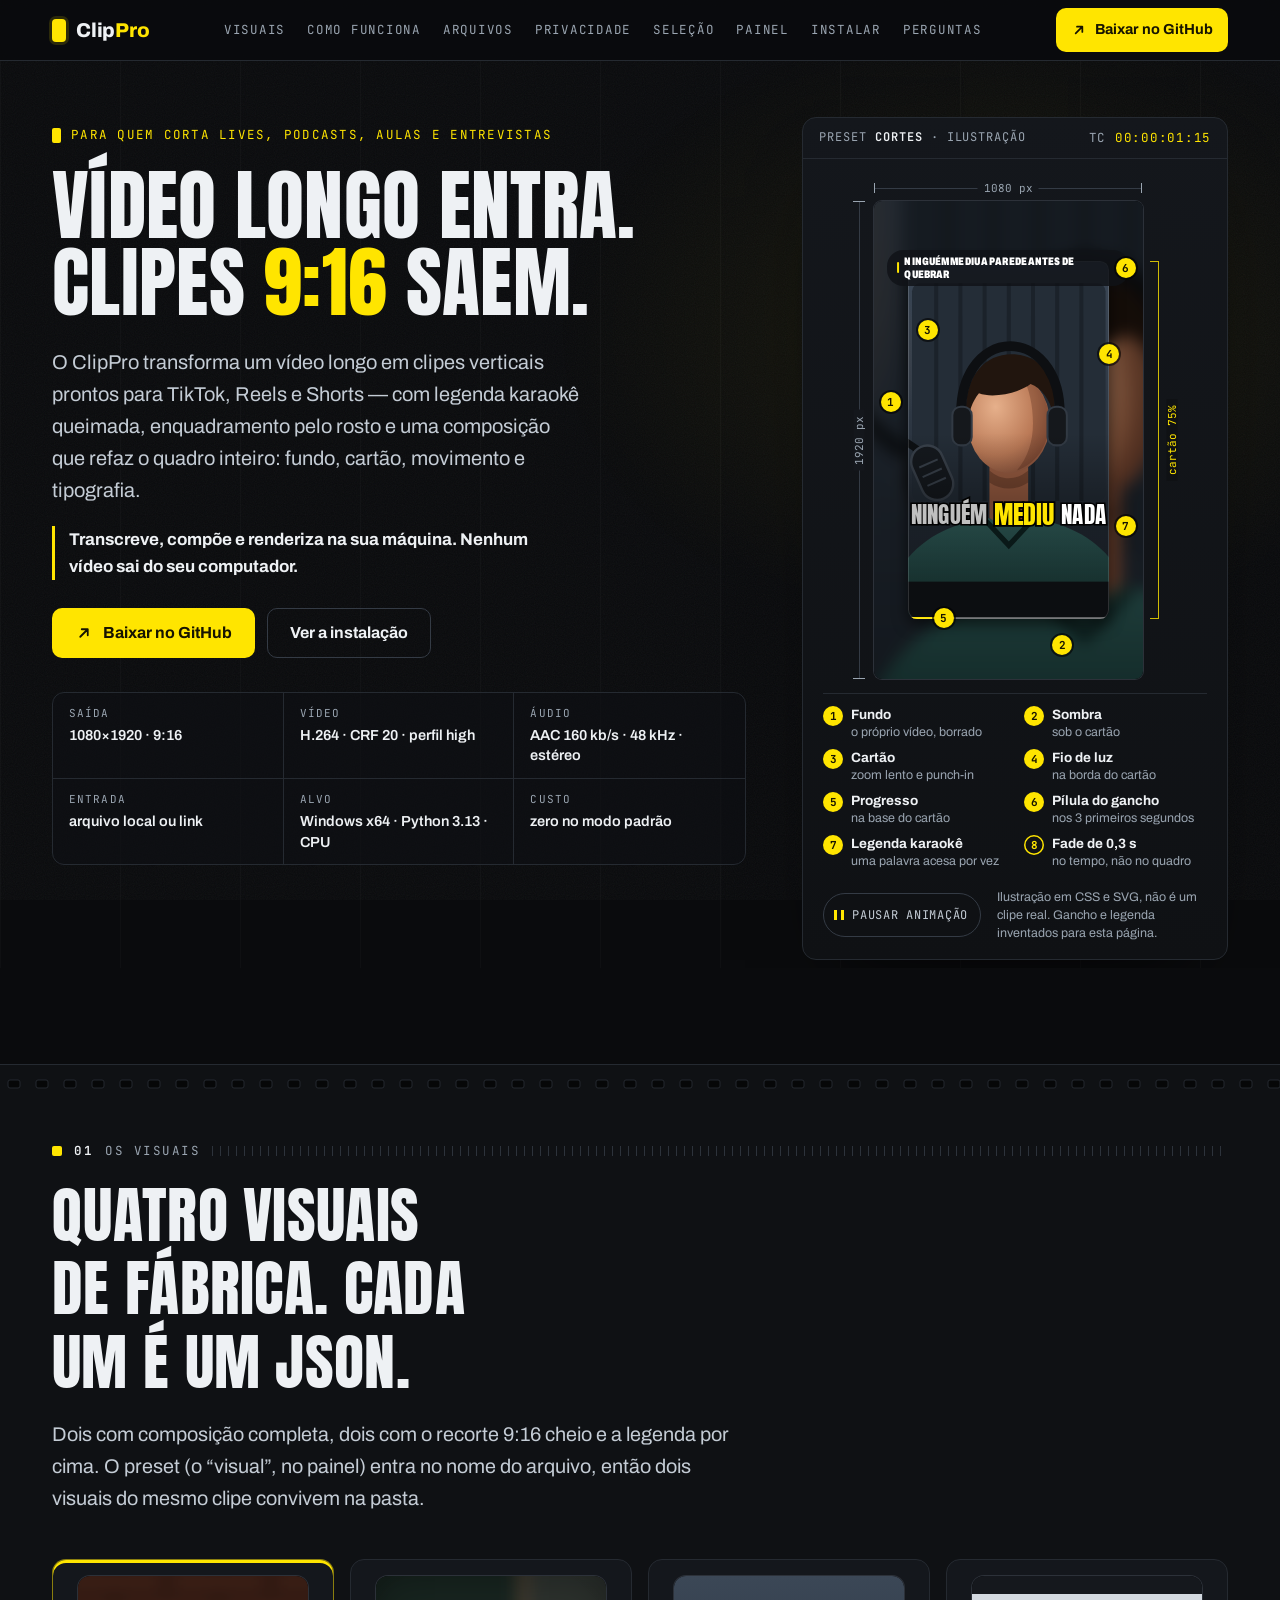
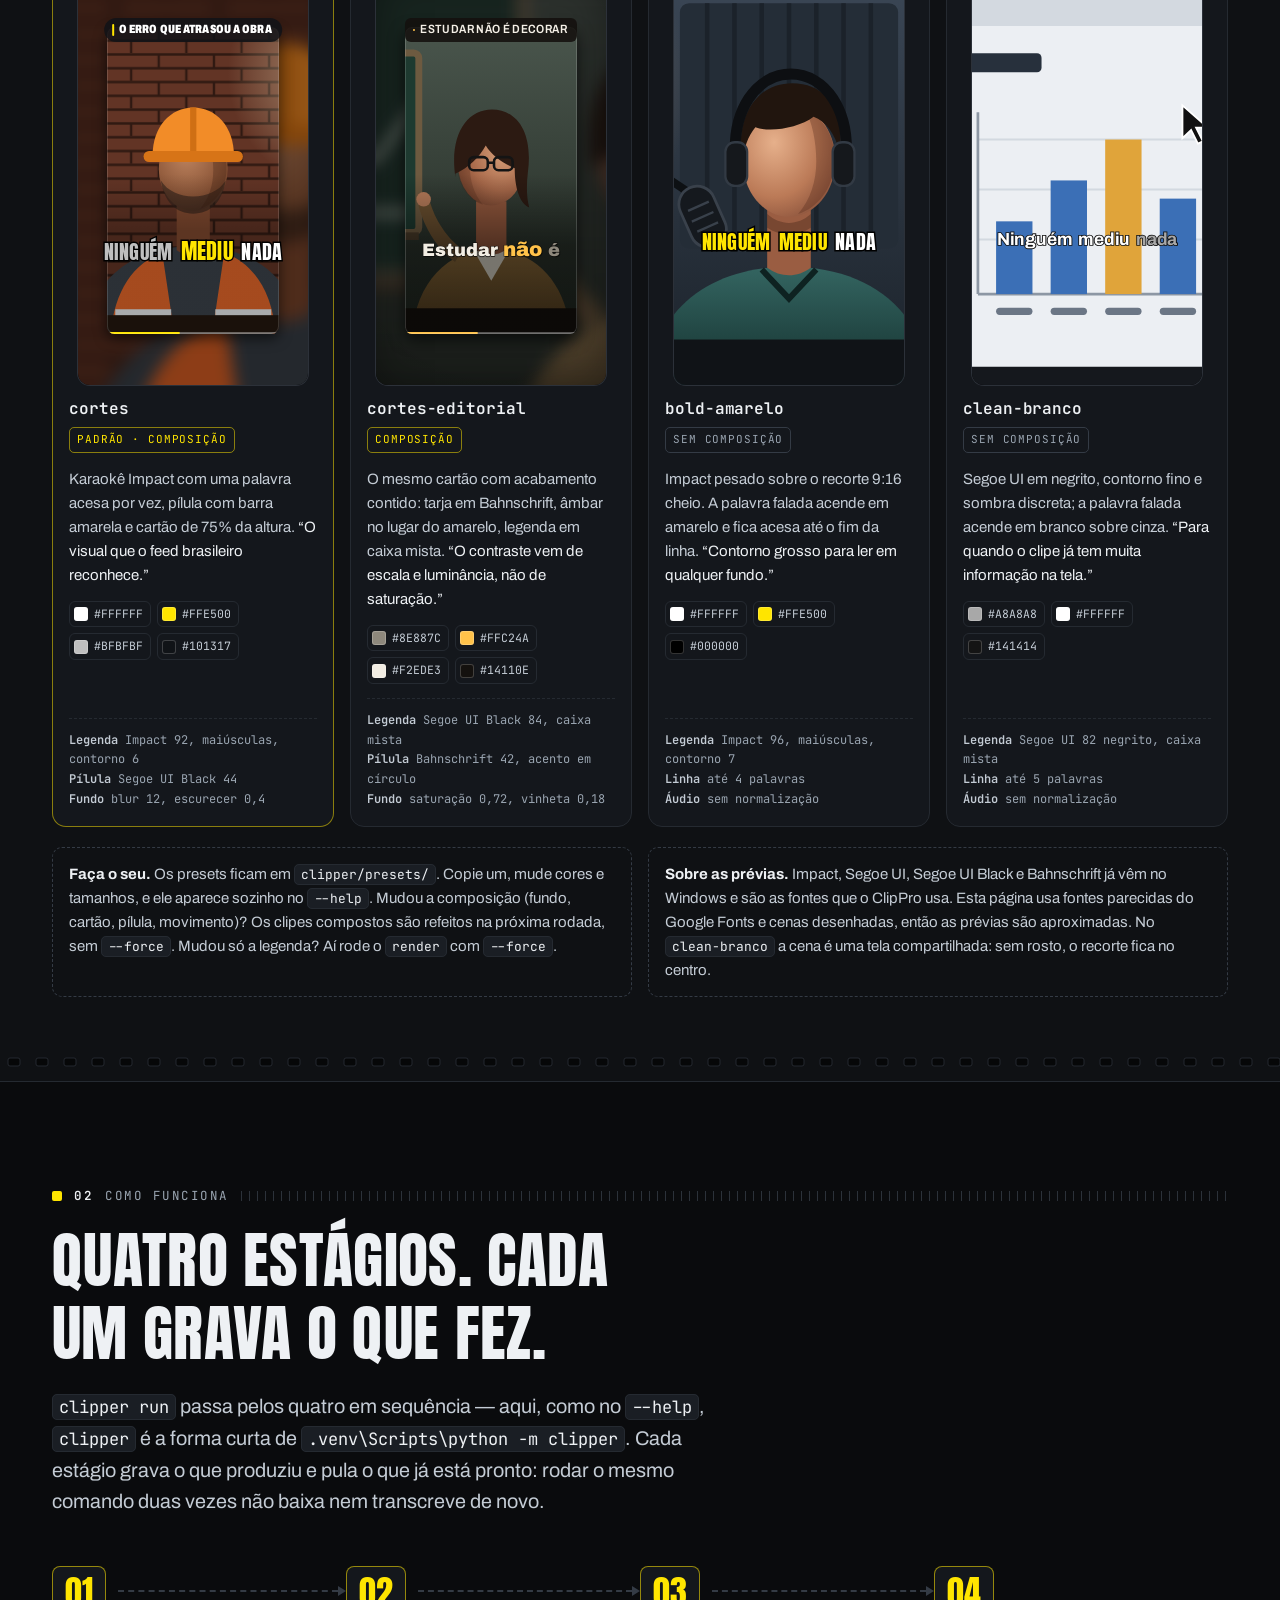
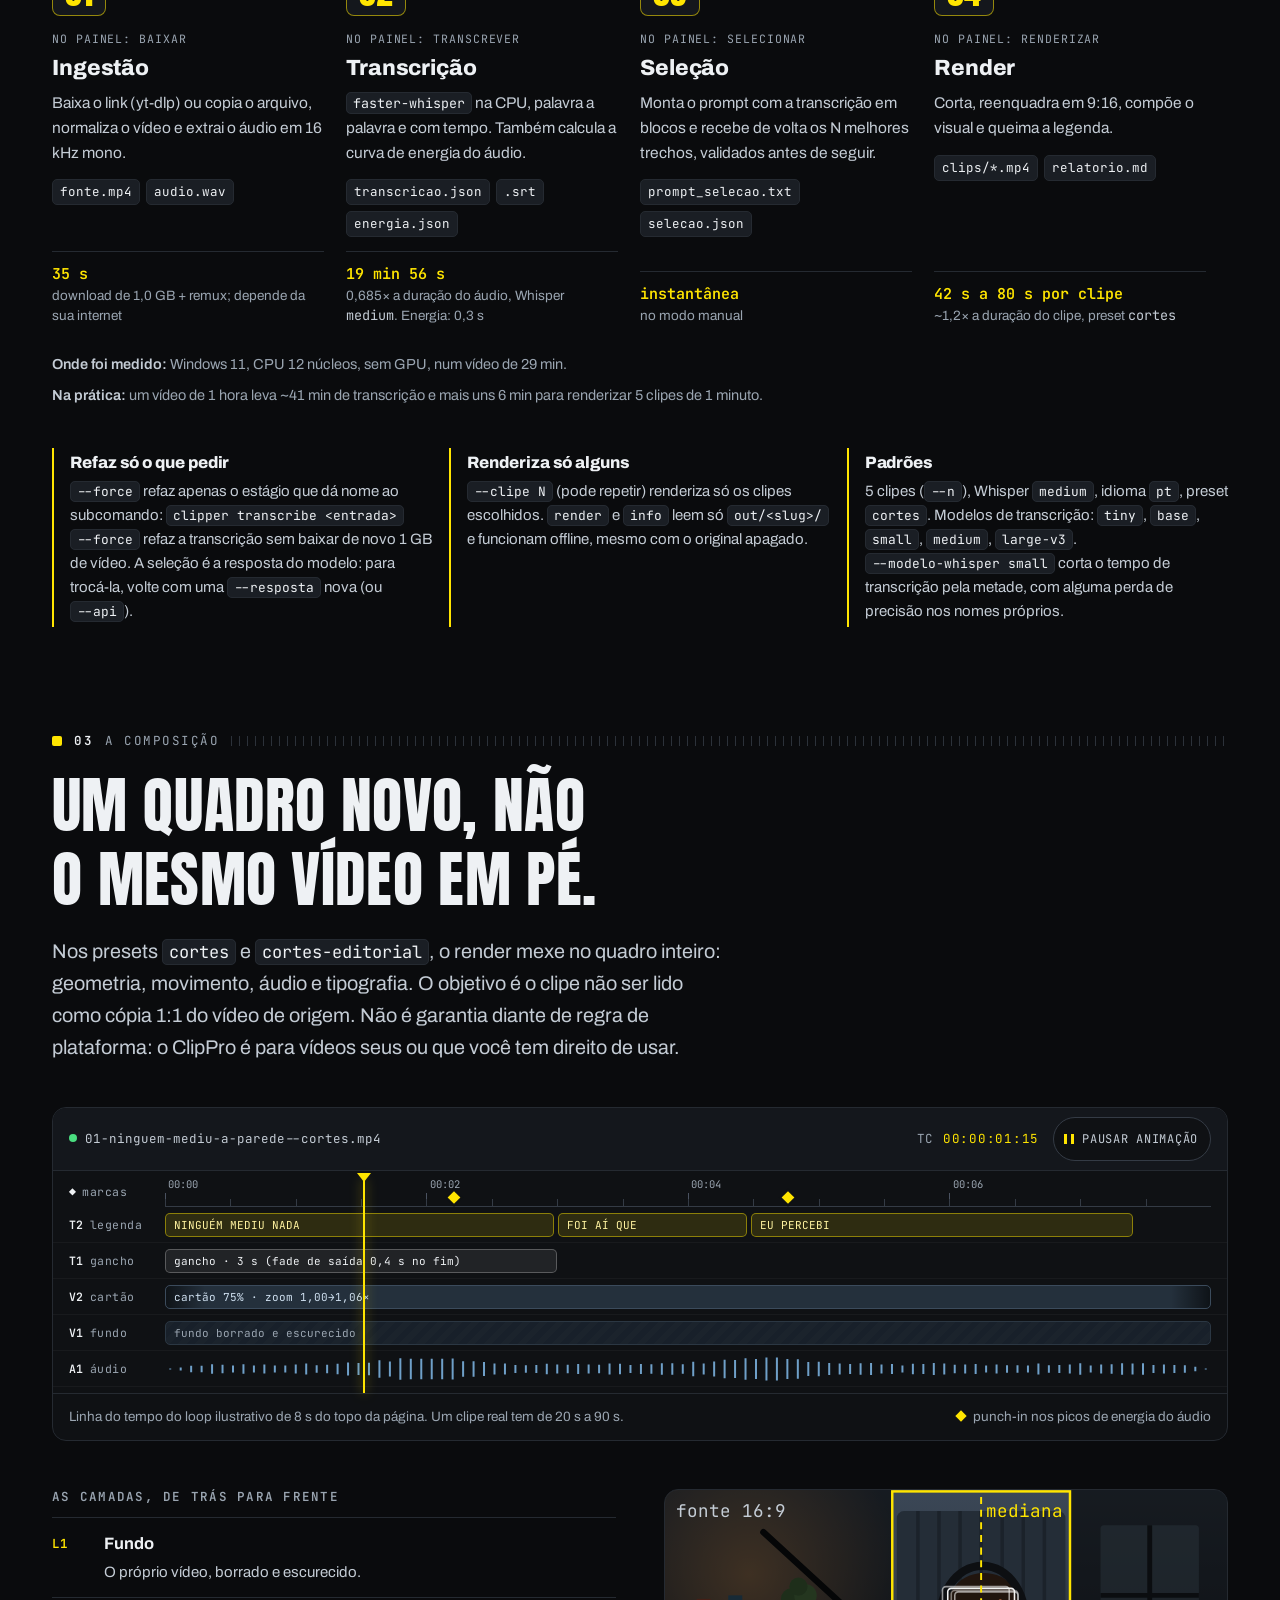
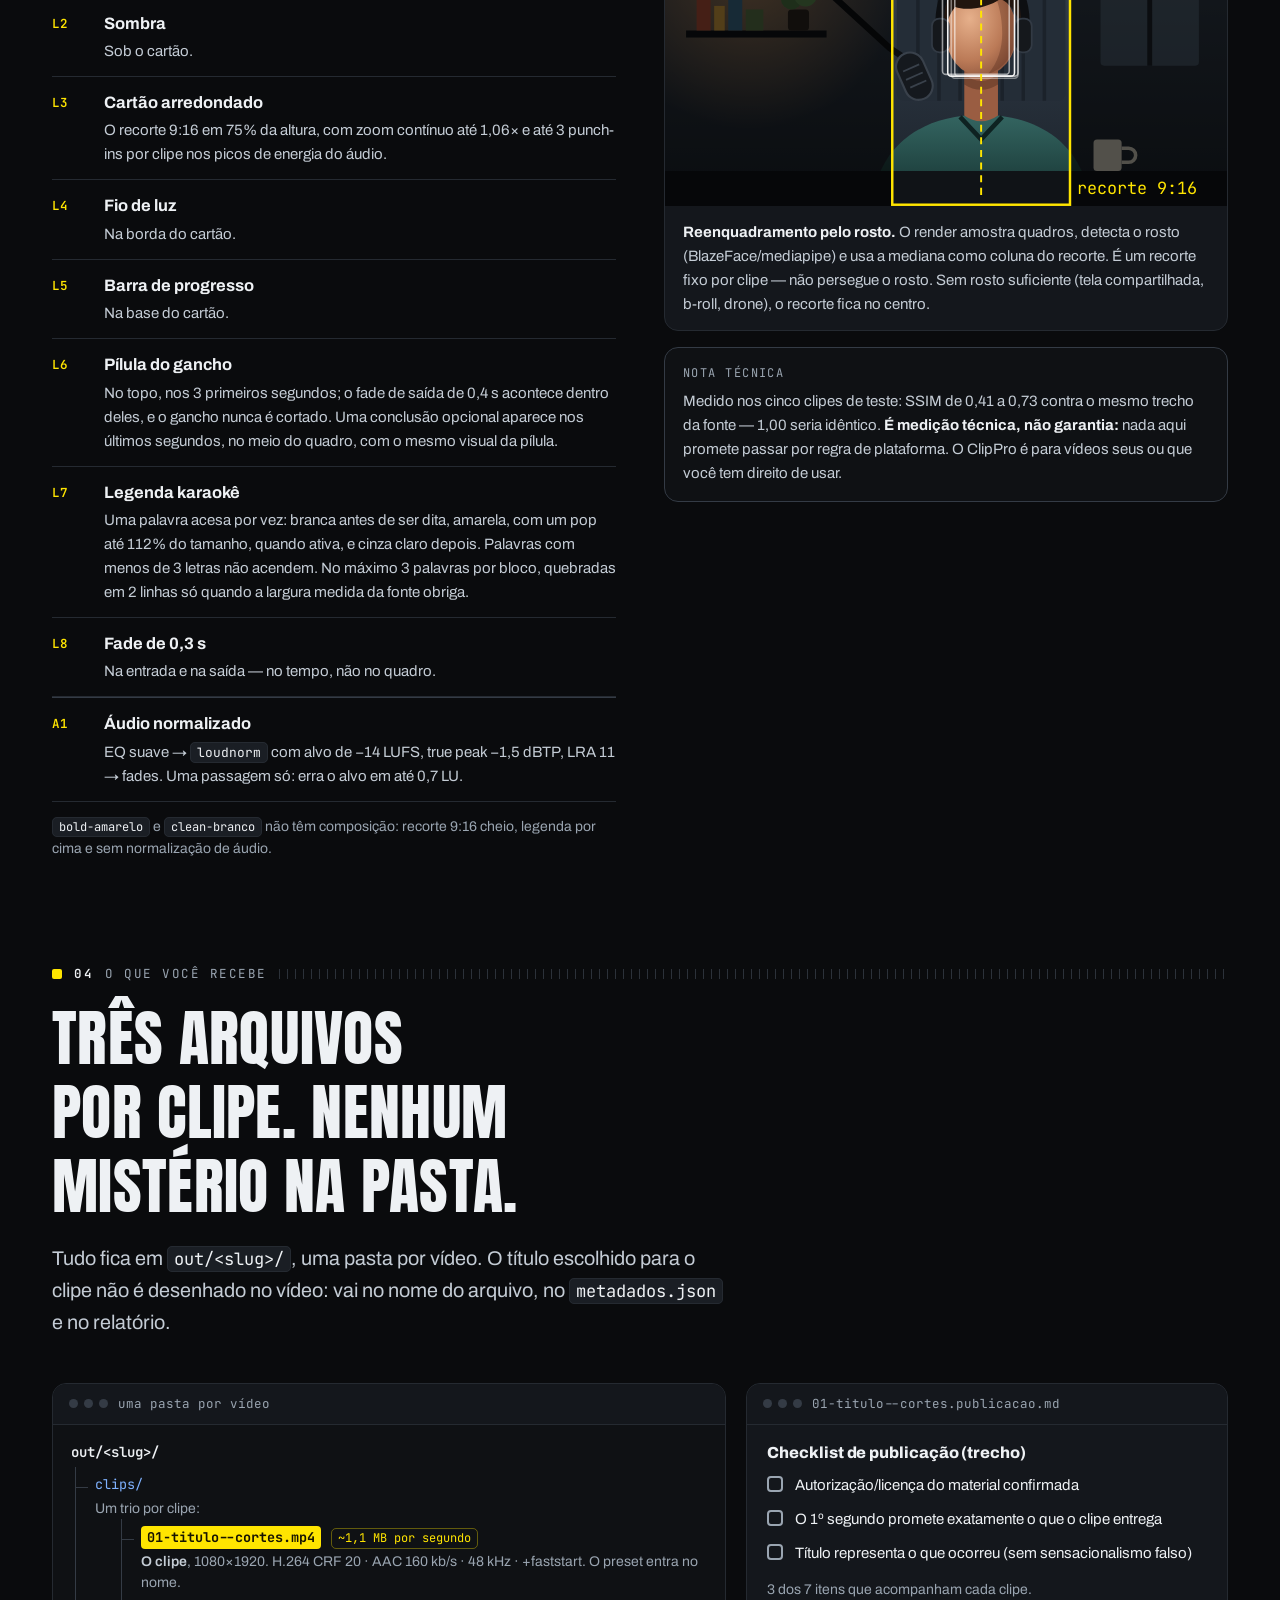
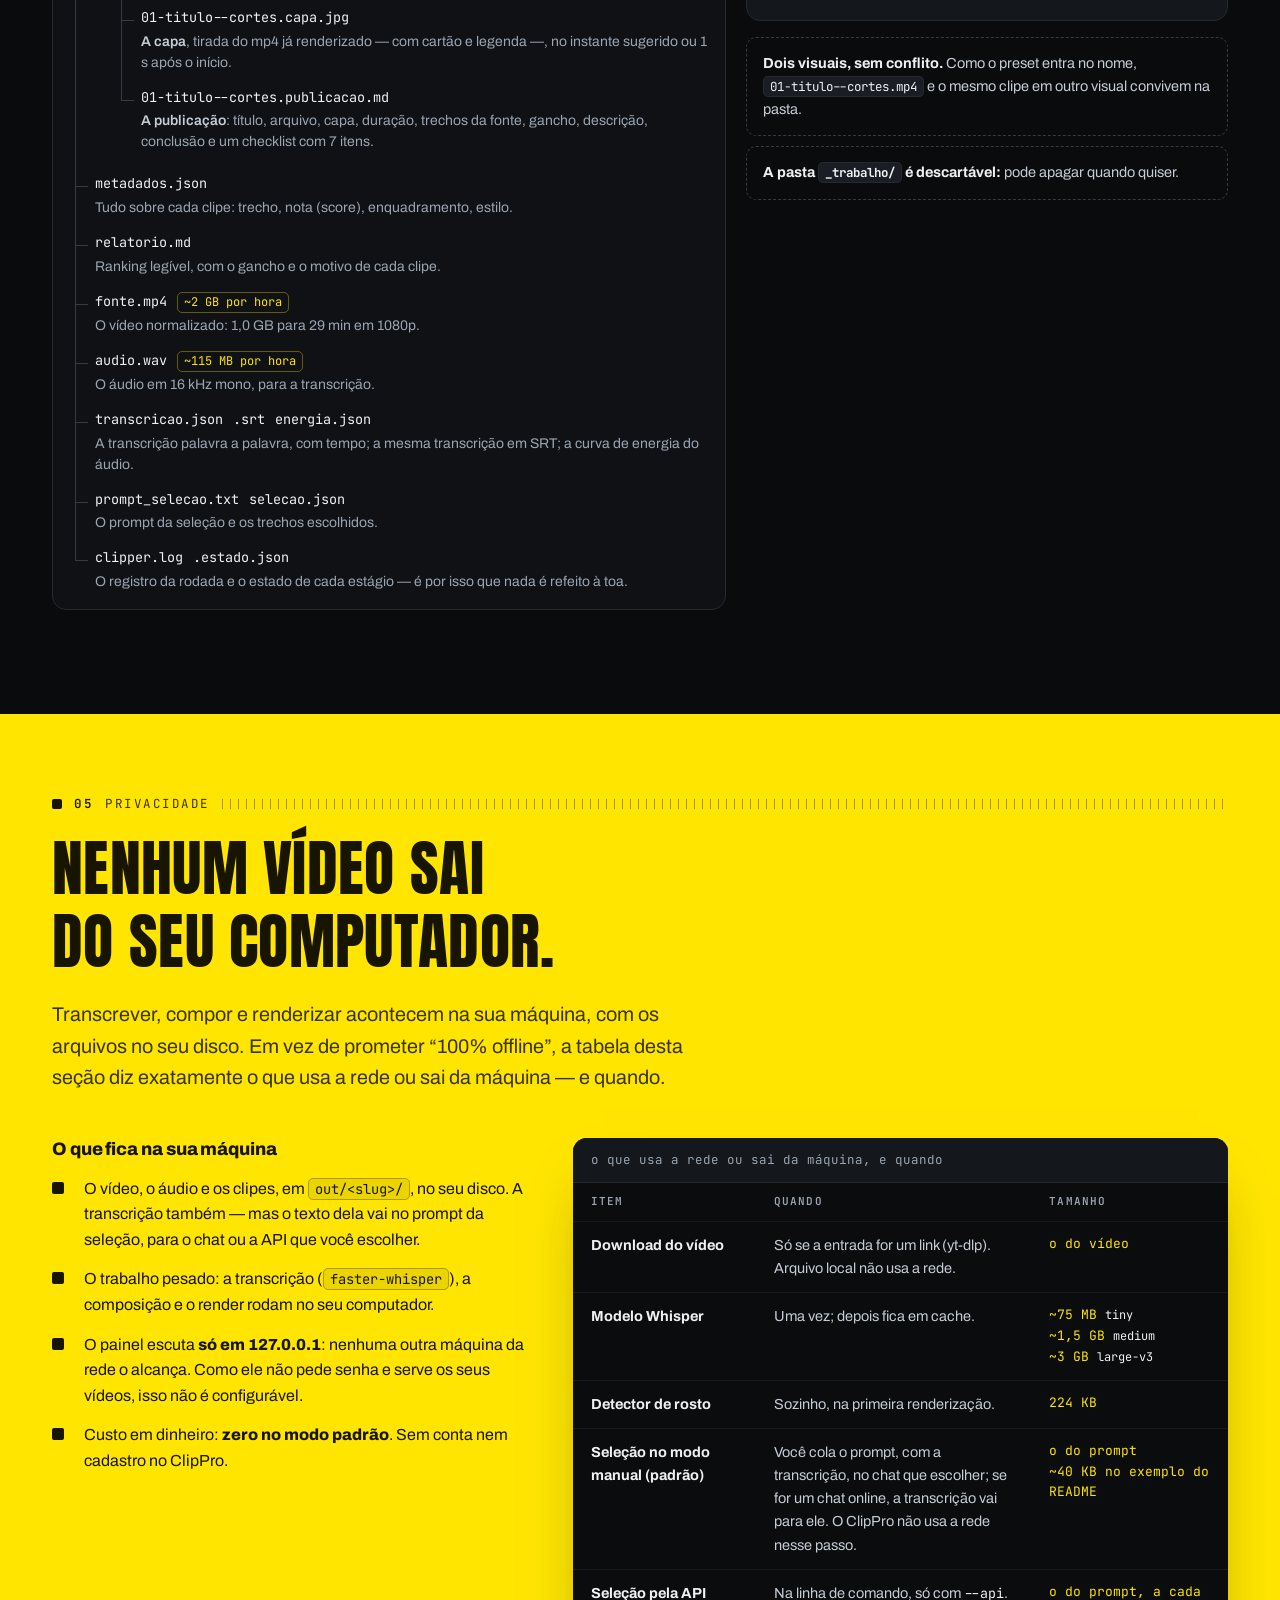
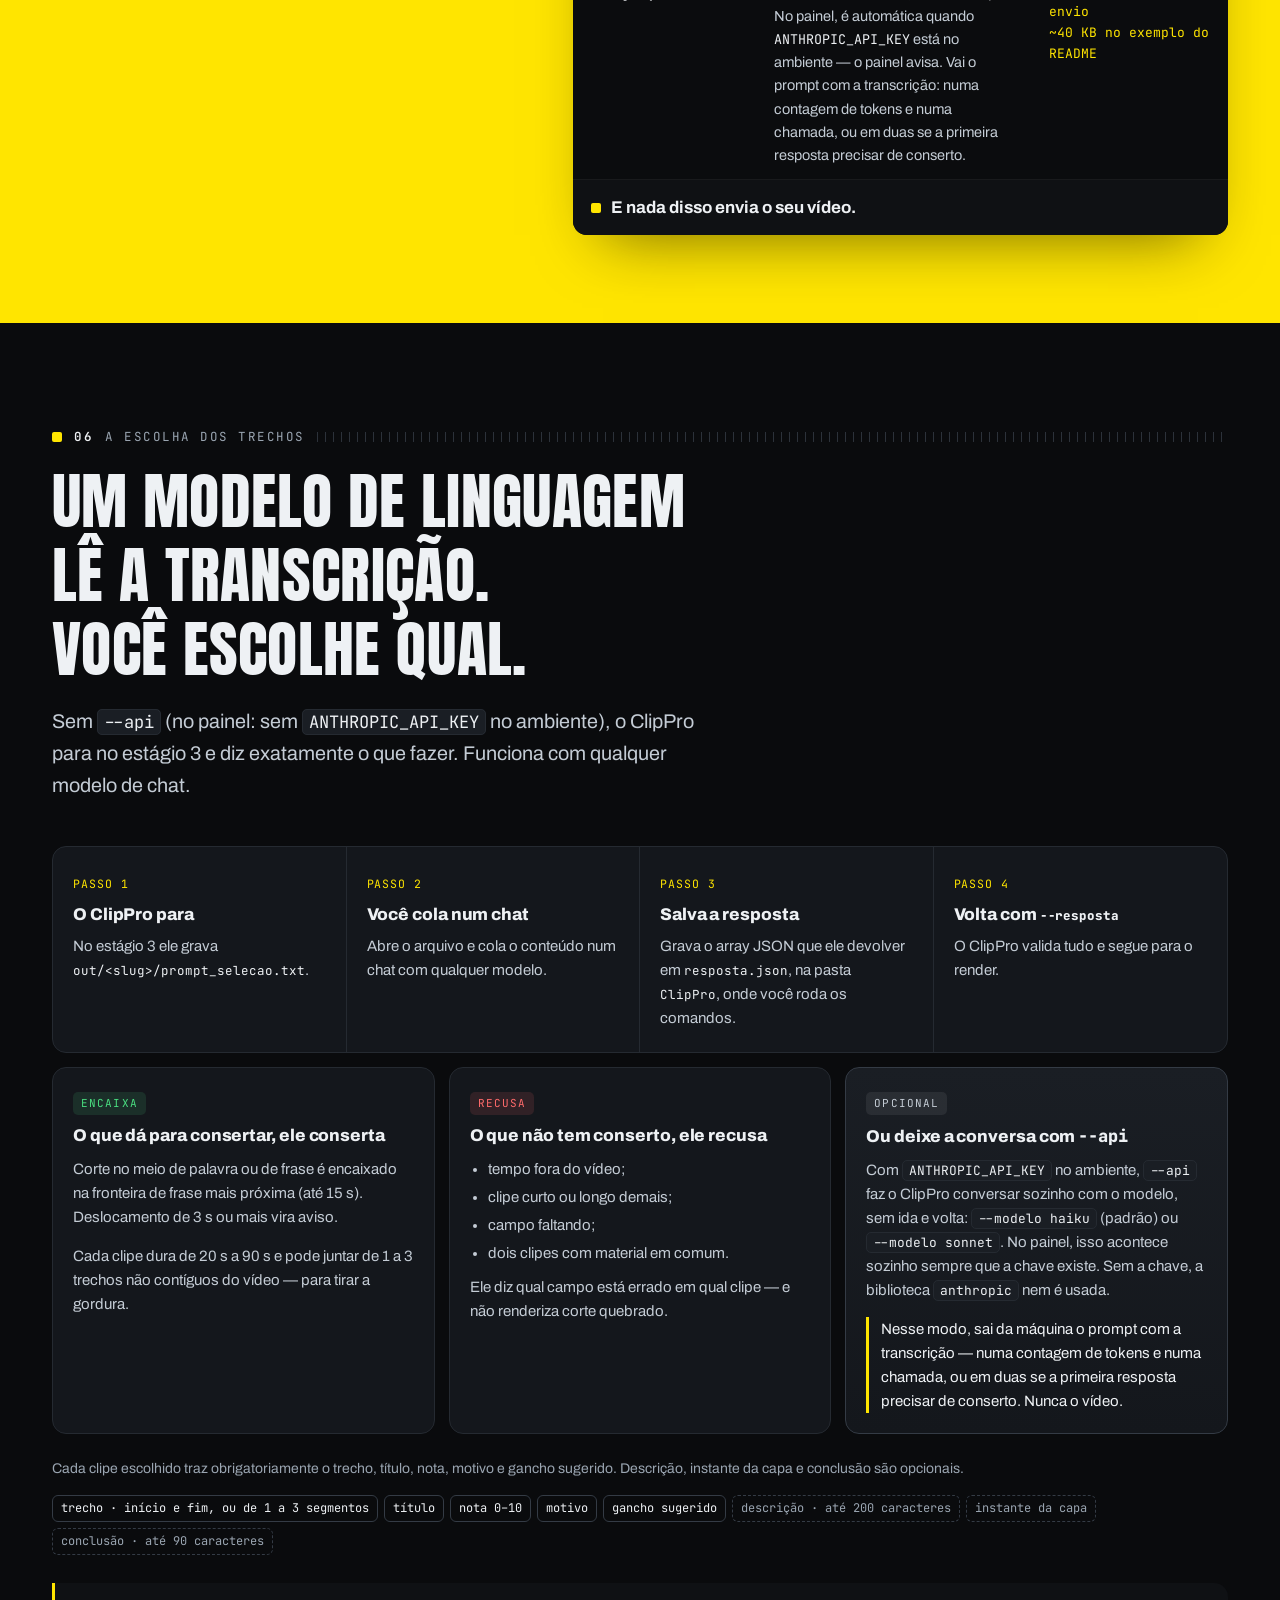
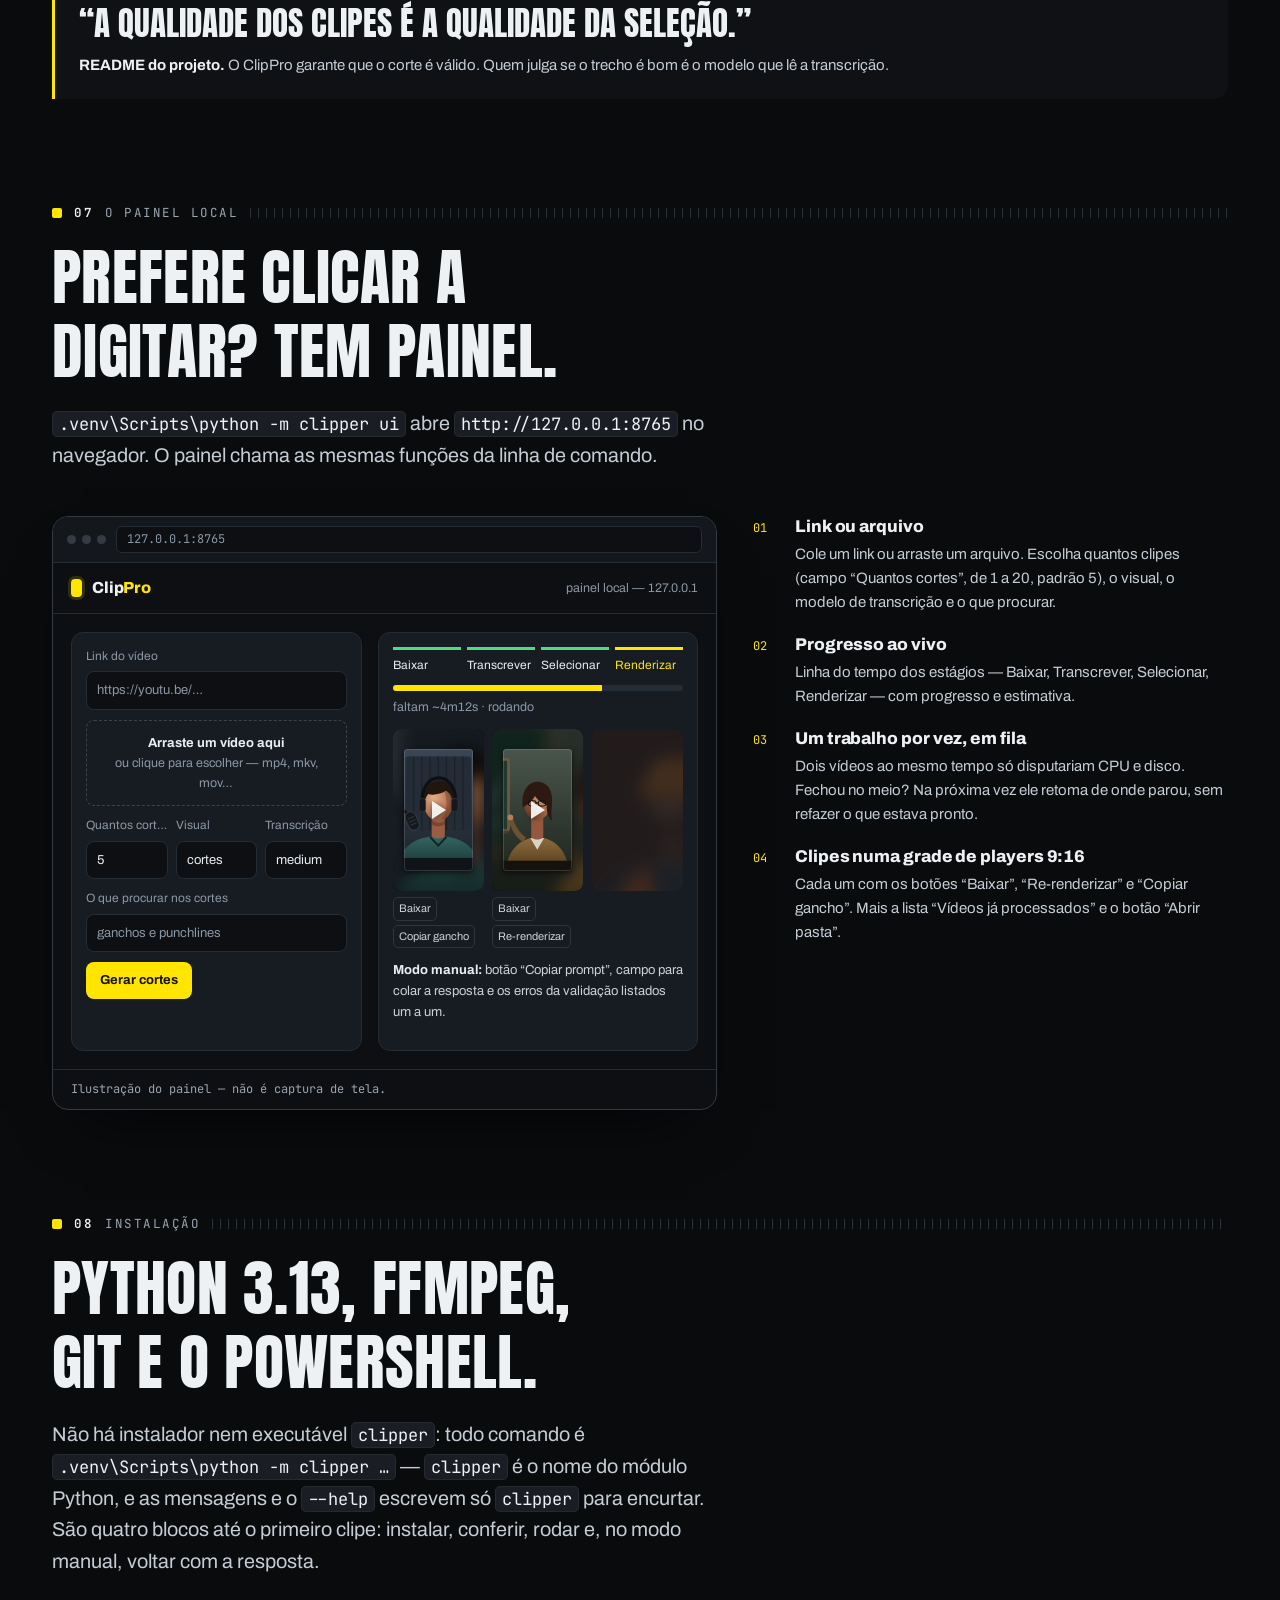
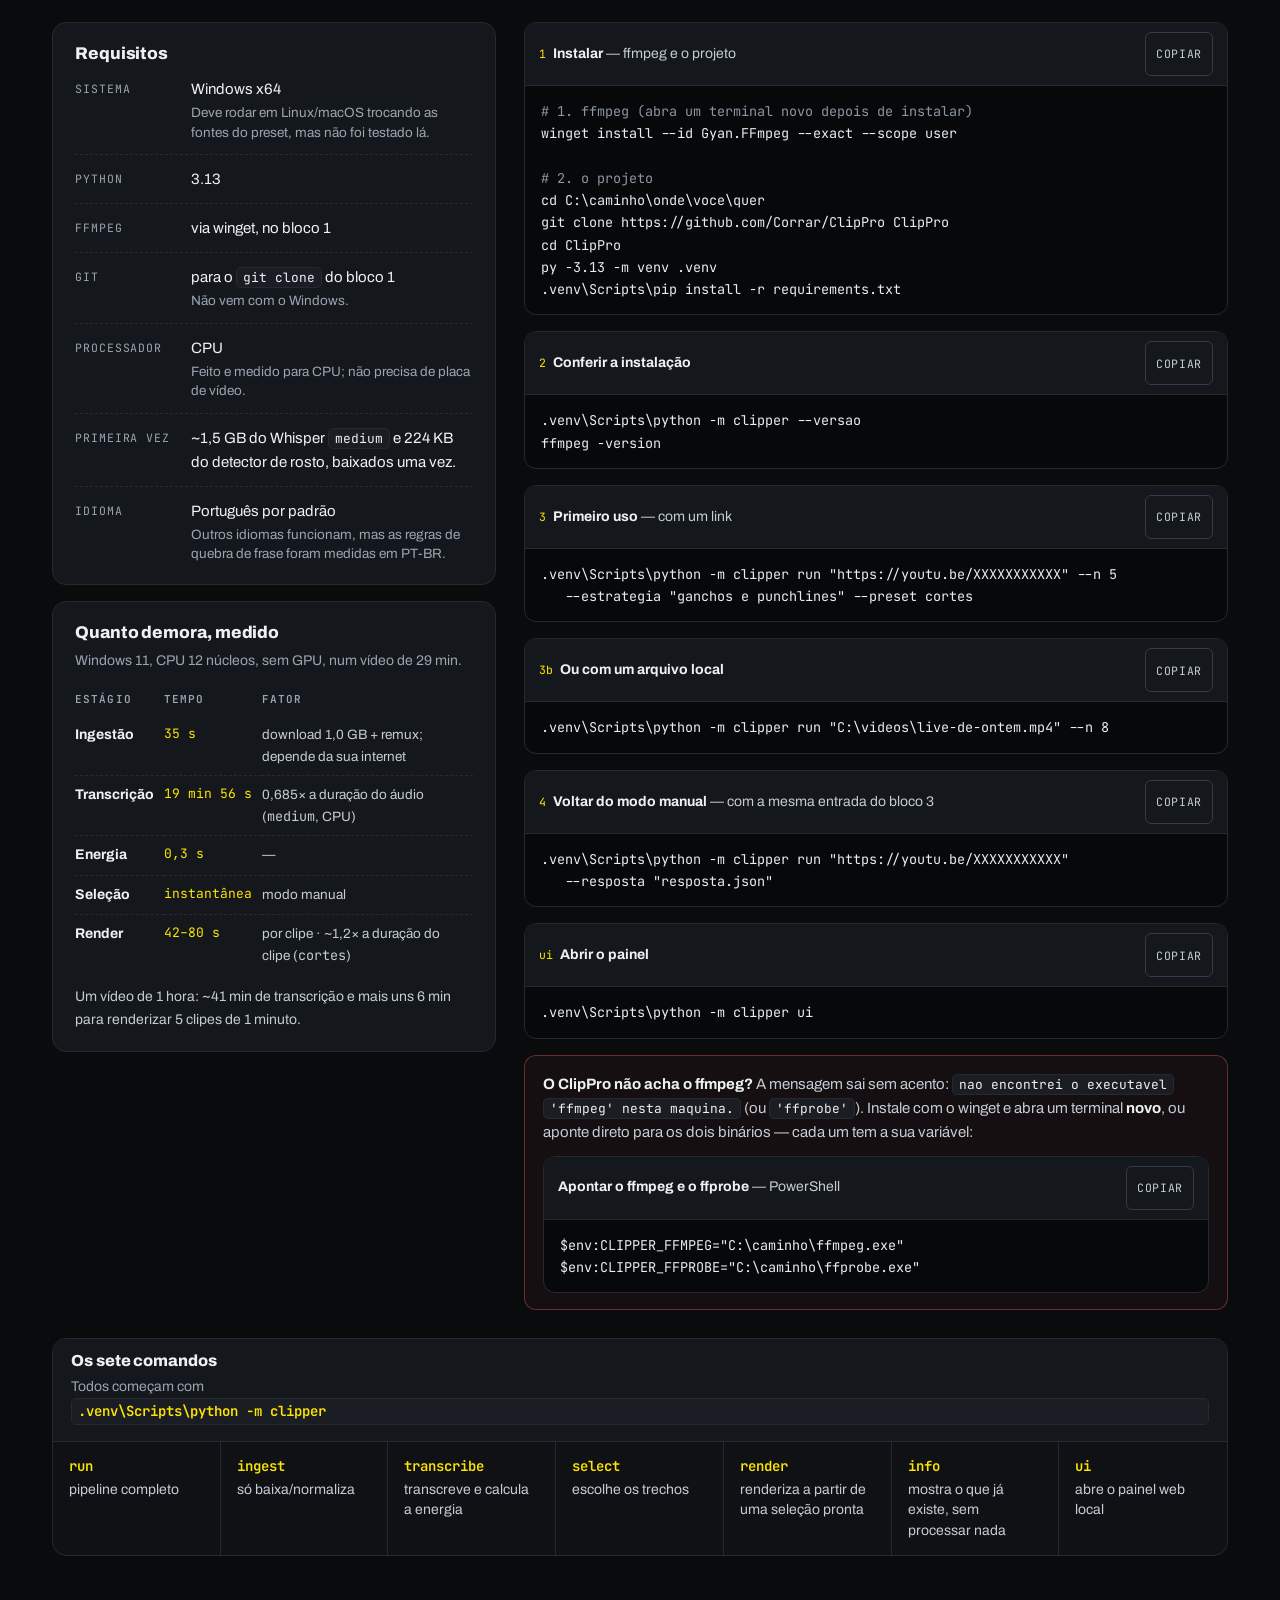
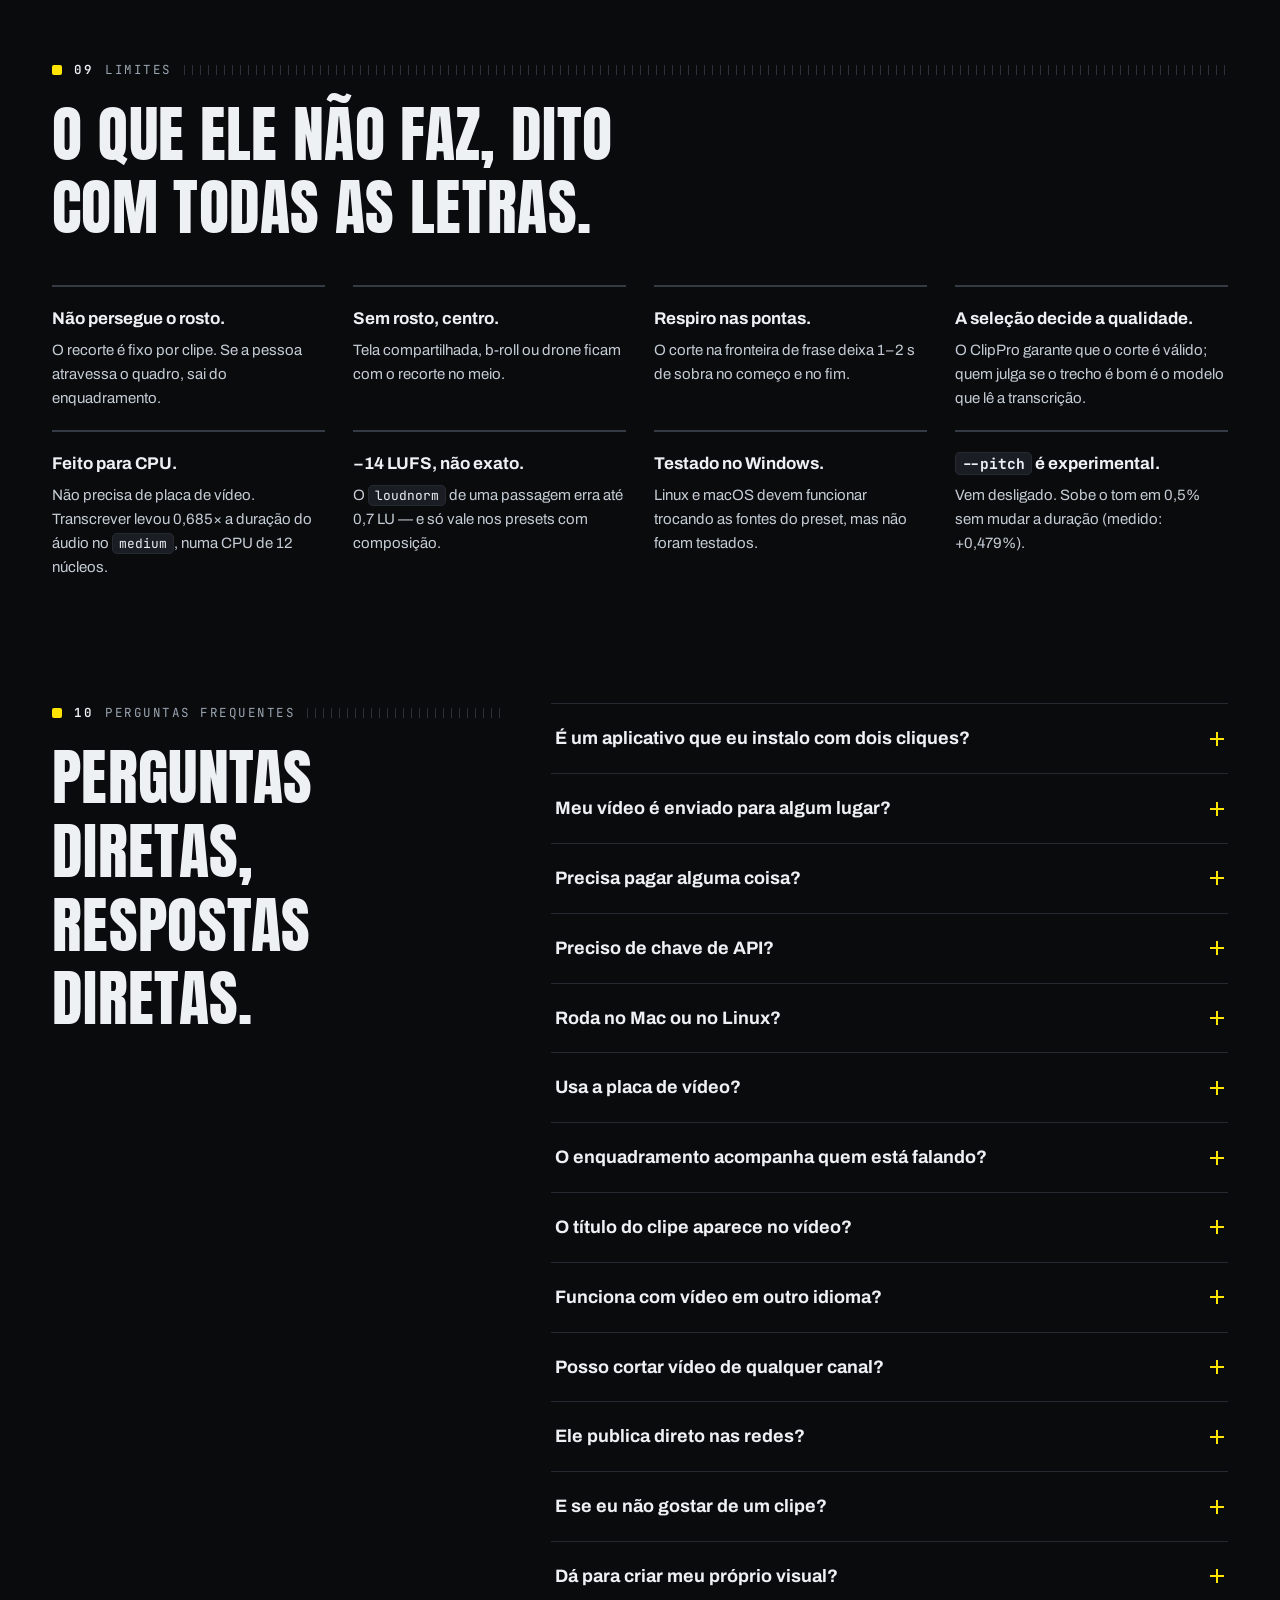
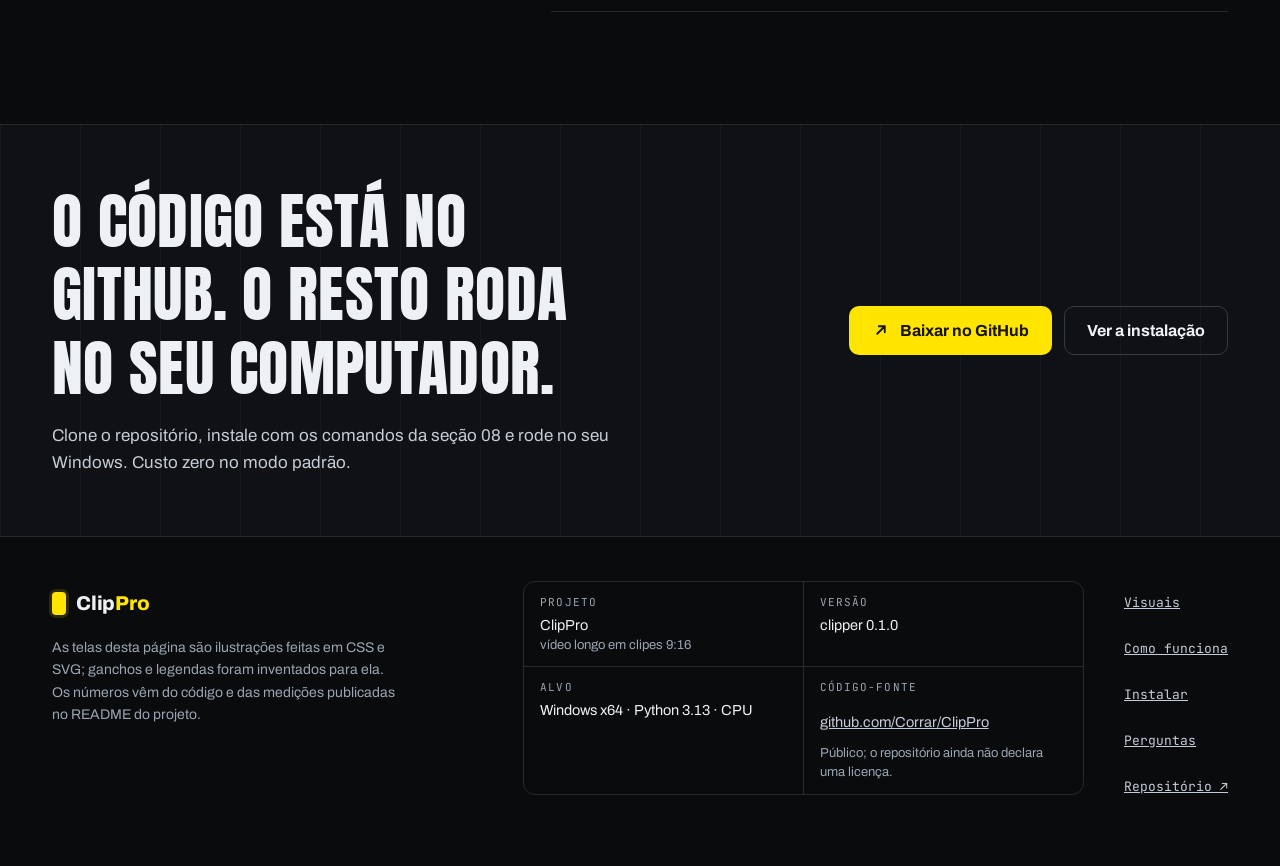
<file: site/index.html>
<!doctype html>
<html lang="pt-BR">
<head>
<meta charset="utf-8">
<meta name="viewport" content="width=device-width, initial-scale=1">
<title>ClipPro — vídeo longo em clipes 9:16, no seu computador</title>
<meta name="description" content="O ClipPro transforma lives, podcasts, aulas e entrevistas em clipes verticais 9:16 para TikTok, Reels e Shorts, com legenda karaokê queimada e enquadramento pelo rosto. Roda no seu Windows: nenhum vídeo sai do seu computador.">
<meta property="og:title" content="ClipPro — vídeo longo em clipes 9:16, no seu computador">
<meta property="og:description" content="Clipes verticais com legenda karaokê queimada, enquadramento pelo rosto e composição própria. Linha de comando com painel local, para Windows. Nenhum vídeo sai do seu computador.">
<meta property="og:type" content="website">
<meta property="og:url" content="https://clippro-three.vercel.app/">
<link rel="canonical" href="https://clippro-three.vercel.app/">
<meta property="og:locale" content="pt_BR">
<meta name="twitter:card" content="summary">
<meta name="theme-color" content="#0a0b0d">
<meta name="color-scheme" content="dark">
<link rel="icon" href="data:image/svg+xml,%3Csvg xmlns='http://www.w3.org/2000/svg' viewBox='0 0 100 100'%3E%3Crect width='100' height='100' rx='22' fill='%23111417'/%3E%3Crect x='30' y='18' width='40' height='64' rx='8' fill='%23ffe500'/%3E%3C/svg%3E">
<link rel="preconnect" href="https://fonts.googleapis.com">
<link rel="preconnect" href="https://fonts.gstatic.com" crossorigin>
<link rel="stylesheet" href="https://fonts.googleapis.com/css2?family=Anton&family=Archivo:wdth,wght@62..125,400..900&family=JetBrains+Mono:wght@400;600;700&display=swap">
<style>
/* ============================================================ tokens */
:root{
  --bg:#0a0b0d; --bg2:#0f1114; --painel:#14171c; --painel2:#1a1e24;
  --linha:#252a31; --linha2:#343b45;
  --tx:#eef1f4; --tx2:#c4ccd5; --fraco:#9aa5b1;
  --y:#ffe500; --y-tinta:#171400; --y-tinta2:#3a3400;
  --ok:#4ade80; --erro:#ff6b6b; --azul:#7fb2ff;
  --f-disp:"Anton","Impact","Arial Narrow Bold",sans-serif;
  --f-ui:"Archivo",system-ui,"Segoe UI",Roboto,sans-serif;
  --f-mono:"JetBrains Mono",ui-monospace,Consolas,"Courier New",monospace;
  --raio:14px;
  --ciclo:8s;
  --gut:32px;
  color-scheme:dark;
}
@media (max-width:1000px){:root{--gut:24px}}
@media (max-width:600px){:root{--gut:16px}}

*,*::before,*::after{box-sizing:border-box}
html{scroll-behavior:smooth;-webkit-text-size-adjust:100%;scroll-padding-top:76px}
body{margin:0;background:var(--bg);color:var(--tx2);font-family:var(--f-ui);font-size:17px;line-height:1.6}
img,svg{max-width:100%}
a{color:var(--tx)}
code,kbd,pre,.mono{font-family:var(--f-mono)}
h1,h2,h3{color:var(--tx);margin:0}
p{margin:0 0 1em}
:focus-visible{outline:3px solid var(--y);outline-offset:3px;border-radius:4px}
::selection{background:var(--y);color:var(--y-tinta)}

.pular{position:absolute;left:12px;top:-60px;z-index:100;background:var(--y);color:var(--y-tinta);padding:10px 14px;border-radius:8px;font-weight:700;text-decoration:none}
.pular:focus{top:12px}

.caixa{width:100%;max-width:1240px;margin:0 auto;padding-inline:var(--gut)}
.y{color:var(--y)}
.vh{position:absolute!important;width:1px;height:1px;overflow:hidden;clip:rect(0 0 0 0);white-space:nowrap}
.nw{white-space:nowrap}

/* grao de broadcast, sutil; fica atras do conteudo */
body::before{content:"";position:fixed;inset:0;pointer-events:none;z-index:0;opacity:.05;
  background-image:url("data:image/svg+xml,%3Csvg xmlns='http://www.w3.org/2000/svg' width='160' height='160'%3E%3Cfilter id='n'%3E%3CfeTurbulence type='fractalNoise' baseFrequency='.9' numOctaves='2' stitchTiles='stitch'/%3E%3C/filter%3E%3Crect width='160' height='160' filter='url(%23n)'/%3E%3C/svg%3E")}
main,footer{position:relative;z-index:1}

/* ============================================================ topo */
.topo{position:sticky;top:0;z-index:50;background:rgba(10,11,13,.88);backdrop-filter:blur(10px);-webkit-backdrop-filter:blur(10px);border-bottom:1px solid var(--linha)}
.topo-in{display:flex;align-items:center;justify-content:space-between;gap:20px;min-height:60px}
.marca{display:inline-flex;align-items:center;gap:10px;text-decoration:none;color:var(--tx);font-weight:800;font-size:20px;letter-spacing:-.01em;flex:none}
.marca b{color:var(--y);font-weight:800}
.marca-quadro{width:14px;height:23px;border-radius:4px;background:var(--y);box-shadow:0 0 0 3px rgba(255,229,0,.14)}
a.marca{min-height:44px}
.nav{display:none;flex:1;min-width:0}
.nav ul{list-style:none;margin:0;padding:0;display:flex;gap:2px;justify-content:center}
.nav a{display:flex;align-items:center;min-height:44px;padding:8px 10px;border-radius:8px;color:var(--fraco);text-decoration:none;font-family:var(--f-mono);font-size:12.5px;letter-spacing:.06em;text-transform:uppercase;white-space:nowrap}
.nav a:hover{color:var(--tx);background:var(--painel)}
@media (min-width:1180px){.nav{display:block}}
.btn-topo{padding:9px 14px!important;font-size:14.5px!important;gap:8px!important;min-height:44px}
@media (max-width:359px){.btn-topo svg{display:none}}

/* ============================================================ botoes */
.btn{display:inline-flex;align-items:center;gap:10px;padding:14px 22px;border-radius:10px;font-weight:700;font-size:16px;text-decoration:none;border:1px solid transparent;line-height:1.2;cursor:pointer;font-family:var(--f-ui);transition:transform .15s,box-shadow .15s,border-color .15s,background .15s}
.btn svg{flex:none}
.btn-pri{background:var(--y);color:var(--y-tinta)}
.btn-pri:hover{box-shadow:0 0 0 5px rgba(255,229,0,.18);transform:translateY(-1px)}
.btn-sec{border-color:var(--linha2);color:var(--tx);background:transparent}
.btn-sec:hover{border-color:var(--y)}

/* ============================================================ cabecalho de secao */
section{scroll-margin-top:76px}
.sec{padding:104px 0 0}
.slate{display:flex;align-items:center;gap:12px;margin:0 0 18px;font-family:var(--f-mono);font-size:12.5px;letter-spacing:.12em;text-transform:uppercase;color:var(--fraco)}
.slate::before{content:"";width:10px;height:10px;border-radius:2px;background:var(--y);flex:none}
.slate b{color:var(--tx);font-weight:600}
.slate .regua-mini{flex:1;height:10px;min-width:20px;background:repeating-linear-gradient(90deg,var(--linha2) 0 1px,transparent 1px 8px);opacity:.8}
/* 1.18 e nao 1.1: em Anton, maiuscula acentuada e cedilha do PT-BR encostavam na linha vizinha (Ç de TRANSCRIÇÃO sobre o Q de QUAL) */
h2{font-family:var(--f-disp);font-weight:400;text-transform:uppercase;font-size:clamp(2.1rem,1.2rem + 3.4vw,3.9rem);line-height:1.18;letter-spacing:.005em;text-wrap:balance;max-width:21ch}
.lead{font-size:clamp(17px,1rem + .3vw,20px);color:var(--tx2);max-width:62ch;margin-top:20px}
h3{font-size:19px;line-height:1.3;font-weight:800;letter-spacing:-.005em}
.nota{font-size:14px;color:var(--fraco)}
code.i{font-size:.86em;background:var(--painel2);border:1px solid var(--linha);padding:1px 6px;border-radius:5px;color:var(--tx);white-space:nowrap;-webkit-box-decoration-break:clone;box-decoration-break:clone}
/* comandos com espaco quebram so nos espacos; flags ficam inteiras dentro de .nw */
code.i.q{white-space:normal;overflow-wrap:normal}

/* ============================================================ HERO */
.hero{padding:56px 0 8px;position:relative;overflow:hidden}
.hero::before{content:"";position:absolute;inset:0;pointer-events:none;
  background:radial-gradient(50% 50% at 78% 30%,rgba(255,229,0,.07),transparent 70%),
             repeating-linear-gradient(90deg,rgba(255,255,255,.025) 0 1px,transparent 1px 120px)}
.hero-grade{position:relative;display:grid;grid-template-columns:minmax(0,1fr) auto;gap:56px;align-items:start}
.olho{display:flex;align-items:center;gap:10px;font-family:var(--f-mono);font-size:12.5px;letter-spacing:.1em;text-transform:uppercase;color:var(--y);margin:8px 0 22px}
.olho::before{content:"";flex:none;width:9px;height:15px;border-radius:2px;background:var(--y)}
h1{font-family:var(--f-disp);font-weight:400;text-transform:uppercase;font-size:clamp(2.6rem,1.2rem + 4.6vw,5.1rem);line-height:.98;letter-spacing:.004em}
.hero-lead{font-size:clamp(17px,1rem + .35vw,20px);margin-top:26px;max-width:48ch}
.hero-forte{color:var(--tx);font-weight:700;border-left:3px solid var(--y);padding-left:14px;margin-top:4px;max-width:48ch}
.acoes{display:flex;flex-wrap:wrap;gap:12px;margin-top:28px}
.ficha-hero{margin:34px 0 0;display:grid;grid-template-columns:repeat(3,minmax(0,1fr));border:1px solid var(--linha);border-radius:12px;background:rgba(15,17,20,.7);overflow:hidden}
.ficha-hero div{padding:12px 16px;border-right:1px solid var(--linha);border-bottom:1px solid var(--linha)}
.ficha-hero div:nth-child(3n){border-right:0}
.ficha-hero div:nth-last-child(-n+3){border-bottom:0}
.ficha-hero dt{font-family:var(--f-mono);font-size:11px;letter-spacing:.1em;text-transform:uppercase;color:var(--fraco);margin-bottom:3px}
.ficha-hero dd{margin:0;color:var(--tx);font-size:14.5px;font-weight:600;line-height:1.4}

/* ---------- monitor de programa */
.hero-mon{position:relative}
/* ao lado do rotulo, nunca fixo no canto: o foco precisa rolar ate um controle visivel */
.pausa-in{position:absolute;left:24px;top:24px;width:1px;height:1px;margin:0;opacity:0;pointer-events:none}
.monitor{margin:0;width:max-content;max-width:100%;border:1px solid var(--linha);border-radius:var(--raio);background:linear-gradient(180deg,var(--painel),var(--bg2));overflow:hidden;box-shadow:0 40px 80px -40px rgba(0,0,0,.8)}
.mon-cab{display:flex;align-items:center;justify-content:space-between;gap:12px;padding:10px 16px;border-bottom:1px solid var(--linha);font-family:var(--f-mono);font-size:12px;letter-spacing:.08em;text-transform:uppercase;color:var(--fraco)}
.mon-cab b{color:var(--tx);font-weight:600}
.mon-corpo{padding:16px 20px 6px}
.cotado{--tw:clamp(220px,21vw,300px);display:grid;grid-template-columns:30px var(--tw) 44px;grid-template-rows:26px auto;justify-content:center}
.cota{position:relative;font-family:var(--f-mono);font-size:11px;color:var(--fraco)}
.cota-h{grid-column:2;grid-row:1}
.cota-h::before{content:"";position:absolute;left:0;right:0;top:50%;border-top:1px solid var(--linha2)}
.cota-h::after{content:"";position:absolute;left:0;right:0;top:30%;height:40%;border-left:1px solid var(--fraco);border-right:1px solid var(--fraco)}
.cota-v{grid-column:1;grid-row:2}
.cota-v::before{content:"";position:absolute;top:0;bottom:0;left:50%;border-left:1px solid var(--linha2)}
.cota-v::after{content:"";position:absolute;top:0;bottom:0;left:30%;width:40%;border-top:1px solid var(--fraco);border-bottom:1px solid var(--fraco)}
.cota-c{grid-column:3;grid-row:2}
.cota-c i{position:absolute;top:12.5%;bottom:12.5%;left:8px;width:9px;border:1px solid var(--y);border-left:0;opacity:.8}
.cota span{position:absolute;left:50%;top:50%;transform:translate(-50%,-50%);background:var(--painel);padding:0 6px;white-space:nowrap;line-height:1}
.cota-v span,.cota-c span{transform:translate(-50%,-50%) rotate(-90deg)}
.cota-c span{left:30px;color:var(--y);background:var(--bg2)}

.tela{grid-column:2;grid-row:2;position:relative;aspect-ratio:9/16;border-radius:8px;overflow:hidden;background:#000;container-type:inline-size;isolation:isolate;box-shadow:0 0 0 1px #2c3139}
.tela svg,.mini svg,.mk-player svg{display:block;width:100%;height:100%}
.clip{position:absolute;inset:0}
.fundo{position:absolute;inset:-12%;filter:blur(7px) brightness(.6) saturate(1.05);transform:scale(1.15)}
.cartao{position:absolute;left:12.5%;top:12.5%;width:75%;height:75%;border-radius:3.33cqw;overflow:hidden;box-shadow:0 1.85cqw 5.5cqw rgba(0,0,0,.6);background:#000}
.cartao::after{content:"";position:absolute;inset:0;border-radius:inherit;box-shadow:inset 0 0 0 1px rgba(255,255,255,.14);pointer-events:none}
.kb,.punch{position:absolute;inset:0;transform-origin:50% 42%}
.kb{transform:scale(1.012)}
.scrim{position:absolute;left:0;right:0;bottom:0;height:52%;background:linear-gradient(transparent,rgba(0,0,0,.28) 35%,rgba(0,0,0,.28))}
.prog{position:absolute;left:0;right:0;bottom:0;height:.93cqw;min-height:2px;background:rgba(255,255,255,.35)}
.prog i{position:absolute;inset:0;background:var(--y);transform-origin:0 50%;transform:scaleX(.19)}
/* gancho em y=196 de 1920 (zona segura do topo = 180): 10,2% da altura */
.pilula{position:absolute;left:50%;top:10.2%;transform:translateX(-50%);display:flex;align-items:center;gap:2.2cqw;max-width:90%;width:max-content;padding:2.1cqw 4.4cqw 2.1cqw 3.4cqw;border-radius:6cqw;background:rgba(16,19,23,.84);color:#fff;font-weight:900;font-stretch:72%;font-size:4.07cqw;line-height:1.15;text-transform:uppercase;letter-spacing:.01em;text-align:left}
.pilula .acento{flex:none;width:.74cqw;height:4.07cqw;border-radius:1px;background:var(--y)}
.leg{position:absolute;left:5%;right:5%;top:63%;display:grid;text-align:center}
.bloco{grid-area:1/1;margin:0;font-family:var(--f-disp);font-size:8.6cqw;line-height:1.14;letter-spacing:.01em;text-transform:uppercase;color:#fff}
.bloco.b,.bloco.c{opacity:0}
.w{display:inline-block;margin-inline:.1em;color:#fff;-webkit-text-stroke:1.2cqw #000;paint-order:stroke fill;text-shadow:.45cqw .45cqw 0 rgba(0,0,0,.29);transform-origin:50% 60%}
.tela .w2{color:var(--y);transform:scale(1.12)}
.tela .w1{color:#bfbfbf}

.pino{position:absolute;z-index:3;width:20px;height:20px;margin:-10px 0 0 -10px;border-radius:50%;background:var(--y);color:var(--y-tinta);font:700 11px/20px var(--f-mono);text-align:center;box-shadow:0 0 0 2px rgba(0,0,0,.6)}
.pinos-leg{list-style:none;margin:14px 0 0;padding:12px 0 0;border-top:1px solid var(--linha);display:grid;grid-template-columns:repeat(2,minmax(0,1fr));gap:8px 18px;max-width:calc(var(--tw) + 74px)}
.cotado + .pinos-leg{margin-inline:auto}
.pinos-leg li{display:grid;grid-template-columns:20px minmax(0,1fr);gap:8px;align-items:start;font-size:13.5px;line-height:1.35;color:var(--tx)}
.pinos-leg .pn{width:20px;height:20px;border-radius:50%;background:var(--y);color:var(--y-tinta);font:700 11px/20px var(--f-mono);text-align:center}
.pinos-leg .pn.t{background:transparent;color:var(--y);box-shadow:inset 0 0 0 1.5px var(--y)}
.pinos-leg b{font-weight:700;display:block}
.pinos-leg small{display:block;color:var(--fraco);font-size:12.5px}
.mon-pe{position:relative;display:flex;flex-wrap:wrap;align-items:center;justify-content:space-between;gap:10px 16px;padding:12px 20px 16px}
.mon-pe p{margin:0;font-size:12.5px;color:var(--fraco);line-height:1.45;max-width:30ch}

/* animacoes do loop (8 s) */
.anim .clip{animation:fadeclip var(--ciclo) linear infinite}
.anim .pilula{animation:pilula var(--ciclo) linear infinite}
.anim .bloco.a{animation:blocoA var(--ciclo) linear infinite}
.anim .bloco.b{animation:blocoB var(--ciclo) linear infinite}
.anim .bloco.c{animation:blocoC var(--ciclo) linear infinite}
.anim .kb{animation:kb var(--ciclo) linear infinite}
.anim .punch{animation:punch var(--ciclo) ease-out infinite}
.anim .prog i{animation:prog var(--ciclo) linear infinite}
.anim .w1{animation:w1 var(--ciclo) linear infinite}
.anim .w2{animation:w2 var(--ciclo) linear infinite}
.anim .w3{animation:w3 var(--ciclo) linear infinite}
.anim .w4{animation:w4 var(--ciclo) linear infinite}
.anim .w5{animation:w5 var(--ciclo) linear infinite}
.anim .w6{animation:w6 var(--ciclo) linear infinite}
.anim .w7{animation:w7 var(--ciclo) linear infinite}
.anim .w8{animation:w8 var(--ciclo) linear infinite}
.anim .cabeca{animation:cabeca var(--ciclo) linear infinite}
.anim .tc::after{animation:tcs var(--ciclo) steps(8,end) infinite,tcf 1s steps(30,end) infinite}

@keyframes fadeclip{0%{opacity:0}3.75%{opacity:1}96.25%{opacity:1}100%{opacity:0}}
/* gancho: 3 s = 37,5% do loop de 8 s; o fade de saida de 0,4 s fica DENTRO dos 3 s (2,6 s a 3,0 s) */
@keyframes pilula{0%,32.5%{opacity:1}37.5%,100%{opacity:0}}
@keyframes blocoA{0%,37.4%{opacity:1}37.5%,100%{opacity:0}}
/* no maximo 3 palavras por bloco: FOI AI QUE e EU PERCEBI sao dois blocos */
@keyframes blocoB{0%,37.4%{opacity:0}37.5%,55.9%{opacity:1}56%,100%{opacity:0}}
@keyframes blocoC{0%,55.9%{opacity:0}56%,92.4%{opacity:1}92.5%,100%{opacity:0}}
@keyframes kb{from{transform:scale(1)}to{transform:scale(1.06)}}
@keyframes punch{0%,24.4%{transform:scale(1)}25.4%,30%{transform:scale(1.05)}35%,56.4%{transform:scale(1)}57.4%,62%{transform:scale(1.05)}67%,100%{transform:scale(1)}}
@keyframes prog{from{transform:scaleX(0)}to{transform:scaleX(1)}}
@keyframes cabeca{from{left:0}to{left:100%}}
/* palavra: branca (por falar) -> amarela com pop de 112% (ativa) -> cinza (falada); "AI" e "EU" tem 2 letras e nao acendem */
@keyframes w1{0%,2.5%{color:#fff;transform:scale(1)}3%,12.5%{color:#ffe500;transform:scale(1.12)}13%,100%{color:#bfbfbf;transform:scale(1)}}
@keyframes w2{0%,12.5%{color:#fff;transform:scale(1)}13%,23.5%{color:#ffe500;transform:scale(1.12)}24%,100%{color:#bfbfbf;transform:scale(1)}}
@keyframes w3{0%,23.5%{color:#fff;transform:scale(1)}24%,35.5%{color:#ffe500;transform:scale(1.12)}36%,100%{color:#bfbfbf;transform:scale(1)}}
@keyframes w4{0%,38.5%{color:#fff;transform:scale(1)}39%,46.5%{color:#ffe500;transform:scale(1.12)}47%,100%{color:#bfbfbf;transform:scale(1)}}
@keyframes w5{0%,46.5%{color:#fff}47%,100%{color:#bfbfbf}}
@keyframes w6{0%,46.5%{color:#fff;transform:scale(1)}47%,55.5%{color:#ffe500;transform:scale(1.12)}56%,100%{color:#bfbfbf;transform:scale(1)}}
@keyframes w7{0%,55.5%{color:#fff}56%,100%{color:#bfbfbf}}
@keyframes w8{0%,55.5%{color:#fff;transform:scale(1)}56%,73.5%{color:#ffe500;transform:scale(1.12)}74%,100%{color:#bfbfbf;transform:scale(1)}}

/* timecode em CSS puro */
@property --s{syntax:"<integer>";inherits:false;initial-value:0}
@property --f{syntax:"<integer>";inherits:false;initial-value:0}
@keyframes tcs{from{--s:0}to{--s:8}}
@keyframes tcf{from{--f:0}to{--f:30}}
.tc{font-family:var(--f-mono);font-size:12.5px;color:var(--y);letter-spacing:.06em;font-variant-numeric:tabular-nums;white-space:nowrap;text-transform:none}
.tc::before{content:"TC ";color:var(--fraco)}
.tc::after{--s:1;--f:15;counter-reset:s var(--s) f var(--f);content:"00:00:0" counter(s) ":" counter(f,decimal-leading-zero)}

/* pausa sem JS: um checkbox, dois rotulos (monitor e linha do tempo) */
.pausa{display:inline-flex;align-items:center;gap:8px;font-family:var(--f-mono);font-size:12px;letter-spacing:.06em;text-transform:uppercase;color:var(--tx2);cursor:pointer;border:1px solid var(--linha2);border-radius:999px;padding:6px 12px 6px 10px;background:var(--bg2);user-select:none;white-space:nowrap;min-height:44px}
.pausa:hover{border-color:var(--y)}
body:has(#pausa:focus-visible) .pausa{outline:3px solid var(--y);outline-offset:3px}
.pausa .ico{width:10px;height:10px;display:inline-block;border-left:3px solid var(--y);border-right:3px solid var(--y)}
.pausa .rot-play{display:none}
body:has(#pausa:checked) .anim,body:has(#pausa:checked) .anim *,body:has(#pausa:checked) .anim *::after{animation-play-state:paused!important}
body:has(#pausa:checked) .pausa .rot-pausa{display:none}
body:has(#pausa:checked) .pausa .rot-play{display:inline}
body:has(#pausa:checked) .pausa .ico{border:0;width:0;height:0;border-left:9px solid var(--y);border-top:6px solid transparent;border-bottom:6px solid transparent}

@media (max-width:1180px){.hero-grade{gap:40px}}
@media (max-width:960px){
  .hero-grade{grid-template-columns:minmax(0,1fr)}
  .hero-texto{max-width:760px}
  .hero-mon{justify-self:center}
  .cotado{--tw:min(300px,calc(100vw - 2*var(--gut) - 42px - 74px))}
}
@media (max-width:600px){
  .hero{padding-top:36px}
  .ficha-hero{grid-template-columns:repeat(2,minmax(0,1fr))}
  .ficha-hero div:nth-child(3n){border-right:1px solid var(--linha)}
  .ficha-hero div:nth-child(2n){border-right:0}
  .ficha-hero div:nth-last-child(-n+3){border-bottom:1px solid var(--linha)}
  .ficha-hero div:nth-last-child(-n+2){border-bottom:0}
  .hero-mon,.monitor{width:100%}
  .mon-corpo{padding:14px 12px 4px}
  .mon-pe{padding:12px 12px 14px}
  .pinos-leg small{display:none}
  .so-larga{display:none}
}
@media (max-width:440px){
  .cotado{grid-template-columns:26px var(--tw) 8px;--tw:min(300px,calc(100vw - 2*var(--gut) - 26px - 34px))}
  .cota-c{display:none}
}

/* ============================================================ indice (sem nav no topo) */
.indice{display:none}
@media (max-width:1179px){.indice{display:block;margin-top:44px}}
.indice-in{border:1px solid var(--linha);border-radius:var(--raio);background:var(--bg2);padding:14px 18px 6px}
.indice-t{margin:0;font-family:var(--f-mono);font-size:12px;letter-spacing:.12em;text-transform:uppercase;color:var(--fraco)}
.indice ol{list-style:none;margin:4px 0 0;padding:0;display:grid;grid-template-columns:repeat(5,minmax(0,1fr));gap:0 18px}
.indice a{display:flex;gap:10px;align-items:center;min-height:44px;padding:6px 0;border-bottom:1px dashed var(--linha);color:var(--tx);text-decoration:none;font-weight:600;font-size:15px;line-height:1.25}
.indice li:nth-last-child(-n+5) a{border-bottom:0}
.indice a span{font-family:var(--f-mono);font-size:12px;color:var(--y);font-weight:600}
.indice a:hover{color:var(--y)}
@media (max-width:860px){.indice ol{grid-template-columns:repeat(2,minmax(0,1fr))}.indice li:nth-last-child(-n+5) a{border-bottom:1px dashed var(--linha)}.indice li:nth-last-child(-n+2) a{border-bottom:0}}

/* ============================================================ 01 visuais (faixa de filme) */
.banda{margin-top:96px;padding:76px 0 84px;background:var(--bg2);border-block:1px solid var(--linha);position:relative}
.banda::before,.banda::after{content:"";position:absolute;left:0;right:0;height:10px;opacity:.9;
  background:url("data:image/svg+xml,%3Csvg xmlns='http://www.w3.org/2000/svg' width='28' height='10'%3E%3Crect x='8' y='1' width='12' height='8' rx='2' fill='%23050607' stroke='%23252a31'/%3E%3C/svg%3E") repeat-x}
.banda::before{top:14px}
.banda::after{bottom:14px}
.presets{list-style:none;margin:44px 0 0;padding:0;display:grid;grid-template-columns:repeat(4,minmax(0,1fr));gap:16px}
.pre{border:1px solid var(--linha);border-radius:var(--raio);background:var(--painel);padding:16px;display:flex;flex-direction:column;gap:14px;min-width:0}
.pre.padrao{border-color:rgba(255,229,0,.5);box-shadow:inset 0 3px 0 var(--y)}
.pre-cab{display:flex;flex-direction:column;align-items:flex-start;gap:8px}
.pre-cab h3{font-family:var(--f-mono);font-size:16px;font-weight:600}
.selo{font-family:var(--f-mono);font-size:11px;letter-spacing:.08em;text-transform:uppercase;padding:3px 7px;border-radius:5px;border:1px solid var(--linha2);color:var(--fraco)}
.selo.on{border-color:rgba(255,229,0,.5);color:var(--y)}
.mini{position:relative;width:100%;max-width:230px;margin:0 auto;aspect-ratio:9/16;border-radius:12px;overflow:hidden;background:#000;container-type:inline-size;box-shadow:0 0 0 1px #2c3139}
.mini .pilula{font-size:5.2cqw;padding:2.4cqw 4.4cqw 2.4cqw 3.4cqw}
.mini .pilula .acento{height:5.2cqw}
.mini .leg{top:64%}
.mini .prog i{transform:scaleX(.42)}
.mini.cheio .leg{top:62%}
.mini .w{margin-inline:.08em}
/* abaixo de 200 px a pilula viraria texto de 6 px: vira tarja sem letras */
@container (max-width:199px){
  .mini .pilula span{color:transparent;background:repeating-linear-gradient(180deg,rgba(255,255,255,.5) 0 .5em,transparent .5em 1.15em) 0 .32em/100% 100% no-repeat;border-radius:2px}
  .mini .pilula span::selection{color:transparent}
}
.p-edit .fundo{filter:blur(7px) brightness(.64) saturate(.72)}
.p-edit .vinheta{position:absolute;inset:0;background:radial-gradient(120% 90% at 50% 45%,transparent 55%,rgba(0,0,0,.18) 100%);box-shadow:inset 0 0 18cqw rgba(0,0,0,.35)}
.p-edit .cartao{border-radius:2.96cqw;box-shadow:0 2.2cqw 7cqw rgba(0,0,0,.65)}
.p-edit .cartao::after{box-shadow:inset 0 0 0 1px rgba(255,255,255,.16)}
.p-edit .scrim{background:linear-gradient(transparent,rgba(0,0,0,.45) 45%,rgba(0,0,0,.45))}
.p-edit .prog{height:.74cqw;background:rgba(255,255,255,.3)}
.p-edit .prog i{background:#ffc24a}
.p-edit .pilula{border-radius:2.6cqw;background:rgba(20,17,14,.88);color:#f4efe6;font-weight:600;font-stretch:85%;letter-spacing:.03em}
.p-edit .pilula .acento{width:1.11cqw;height:1.11cqw;border-radius:50%;background:#ffc24a}
.p-edit .bloco{font-family:var(--f-ui);font-weight:900;text-transform:none;font-size:7.8cqw;line-height:1.16;letter-spacing:-.005em}
.p-edit .w{color:#8e887c;-webkit-text-stroke:.4cqw #0d0b09;text-shadow:.3cqw .3cqw 0 rgba(0,0,0,.45)}
.p-edit .w.f{color:#f2ede3}
.p-edit .w.a{color:#ffc24a;font-size:1.12em}
.p-bold .bloco{font-size:8.9cqw}
.p-bold .w{color:#fff;-webkit-text-stroke:1.3cqw #000}
.p-bold .w.f{color:#ffe500}
.p-clean .bloco{font-family:var(--f-ui);font-weight:700;text-transform:none;font-size:7.6cqw;letter-spacing:-.01em}
.p-clean .w{color:#a8a8a8;-webkit-text-stroke:.75cqw #141414;text-shadow:.2cqw .2cqw 0 rgba(0,0,0,.41)}
.p-clean .w.f{color:#fff}
.p-cortes .w{color:#fff}
.p-cortes .w.f{color:#bfbfbf}
.p-cortes .w.a{color:#ffe500;font-size:1.12em}
.pre-desc{font-size:15px;margin:0;color:var(--tx2)}
.pre-desc q{color:var(--tx)}
.amostras{display:flex;flex-wrap:wrap;gap:6px;list-style:none;margin:0;padding:0}
.amostras li{display:inline-flex;align-items:center;gap:6px;font-family:var(--f-mono);font-size:11.5px;color:var(--tx2);border:1px solid var(--linha);border-radius:6px;padding:3px 7px 3px 4px}
.amostras i{width:14px;height:14px;border-radius:3px;box-shadow:inset 0 0 0 1px rgba(255,255,255,.2)}
.pre-spec{margin:auto 0 0;font-family:var(--f-mono);font-size:12px;color:var(--fraco);line-height:1.65;padding-top:12px;border-top:1px dashed var(--linha)}
.pre-spec b{color:var(--tx2);font-weight:600}
.presets-pe{margin-top:20px;display:grid;grid-template-columns:repeat(2,minmax(0,1fr));gap:16px}
.presets-pe p{margin:0;font-size:15px;border:1px dashed var(--linha2);border-radius:10px;padding:14px 16px}
.presets-pe b{color:var(--tx)}
@media (max-width:1180px){.presets{grid-template-columns:repeat(2,minmax(0,1fr))}}
@media (max-width:760px){
  .presets{grid-template-columns:minmax(0,1fr)}
  .pre{display:grid;grid-template-columns:42% minmax(0,1fr);gap:12px 16px;align-items:start}
  .pre .mini{grid-row:1/span 2;grid-column:1;max-width:none}
  .pre .pre-cab{grid-column:2;grid-row:1;flex-direction:column;align-items:flex-start}
  .pre .amostras{grid-column:2;grid-row:2;align-self:start}
  .pre .pre-desc{grid-column:1/-1;grid-row:3}
  .pre .pre-spec{grid-column:1/-1;grid-row:4}
  .presets-pe{grid-template-columns:minmax(0,1fr)}
}

/* ============================================================ 02 estagios (fita) */
.estagios{list-style:none;margin:48px 0 0;padding:0;display:grid;grid-template-columns:repeat(4,minmax(0,1fr));gap:0}
.est{position:relative;padding:0 22px 0 0;display:flex;flex-direction:column;min-width:0}
.est-topo{display:flex;align-items:center;gap:0;margin-bottom:14px}
.est-n{font-family:var(--f-disp);font-size:34px;line-height:1;color:var(--y);border:1px solid rgba(255,229,0,.55);border-radius:8px;padding:8px 12px 6px;background:var(--painel)}
.est-topo::after{content:"";flex:1;height:0;border-top:2px dashed var(--linha2);margin:0 0 0 12px}
.est-topo::before{content:"";order:2;width:0;height:0;border-left:8px solid var(--linha2);border-top:5px solid transparent;border-bottom:5px solid transparent;margin-right:-22px}
.est:last-child .est-topo::after,.est:last-child .est-topo::before{display:none}
.est-painel{font-family:var(--f-mono);font-size:11.5px;letter-spacing:.08em;text-transform:uppercase;color:var(--fraco);margin:0 0 6px}
.est h3{font-size:22px;margin-bottom:8px}
.est .desc{font-size:15.5px;margin:0 0 14px}
.grava{display:flex;flex-wrap:wrap;gap:6px;margin:0 0 14px}
.grava code{font-size:12.5px;color:var(--tx);background:var(--painel2);border:1px solid var(--linha);border-radius:5px;padding:2px 7px}
.medido{margin:auto 0 0;padding-top:12px;border-top:1px solid var(--linha);font-size:13.5px;color:var(--fraco);line-height:1.45}
.medido b{display:block;font-family:var(--f-mono);font-size:15px;color:var(--y);font-weight:600}
.medido code{color:var(--tx2)}
.medicao{margin-top:28px;display:flex;flex-wrap:wrap;gap:8px 24px;font-size:14.5px;color:var(--fraco)}
.medicao strong{color:var(--tx2);font-weight:600}
.reuso{margin-top:40px;display:grid;grid-template-columns:repeat(3,minmax(0,1fr));gap:16px}
.reuso div{border-left:2px solid var(--y);padding:4px 0 4px 16px}
.reuso h3{font-size:16.5px;margin-bottom:6px}
.reuso p{font-size:15px;margin:0}
@media (max-width:1060px){
  .estagios{grid-template-columns:repeat(2,minmax(0,1fr));gap:40px 0}
  .est:nth-child(2) .est-topo::after,.est:nth-child(2) .est-topo::before{display:none}
}
@media (max-width:860px){.reuso{grid-template-columns:minmax(0,1fr)}}
@media (max-width:620px){
  .estagios{grid-template-columns:minmax(0,1fr);gap:0}
  .est{padding:0 0 30px 0;border-left:2px dashed var(--linha2);margin-left:22px;padding-left:22px}
  .est:last-child{border-left-color:transparent;padding-bottom:0}
  .est-topo{margin-left:-45px}
  .est-topo::after,.est-topo::before{display:none}
  .est-n{font-size:28px;padding:6px 10px 4px}
}

/* ============================================================ 03 composicao */
.ilha{margin:44px 0 0;border:1px solid var(--linha);border-radius:var(--raio);background:var(--bg2);overflow:hidden;--rotw:112px}
.ilha-barra{display:flex;flex-wrap:wrap;justify-content:space-between;align-items:center;gap:8px 16px;padding:9px 16px;border-bottom:1px solid var(--linha);background:var(--painel)}
.ilha-nome{font-family:var(--f-mono);font-size:12.5px;color:var(--tx2);overflow:hidden;text-overflow:ellipsis;white-space:nowrap;min-width:0;flex:1 1 240px}
@media (max-width:720px){.ilha-nome{white-space:normal;overflow-wrap:anywhere}}
.ilha-nome::before{content:"";display:inline-block;width:8px;height:8px;border-radius:50%;background:var(--ok);margin-right:8px;vertical-align:1px}
.ilha-dir{display:flex;align-items:center;gap:14px;flex-wrap:wrap}
.pistas{position:relative;padding-bottom:6px}
.pista{display:grid;grid-template-columns:var(--rotw) minmax(0,1fr);align-items:center;min-height:36px;border-bottom:1px solid rgba(255,255,255,.04)}
.rot{font-family:var(--f-mono);font-size:11.5px;color:var(--fraco);padding:0 10px 0 16px;letter-spacing:.04em;white-space:nowrap;overflow:hidden;text-overflow:ellipsis}
.rot b{color:var(--tx);font-weight:600;margin-right:6px}
.faixa{position:relative;height:24px;margin-right:16px}
.seg{position:absolute;top:0;bottom:0;left:calc(var(--a)*1%);width:calc((var(--b) - var(--a))*1%);border-radius:5px;font-style:normal;font-family:var(--f-mono);font-size:11px;line-height:22px;padding:0 8px;white-space:nowrap;overflow:hidden;text-overflow:ellipsis;border:1px solid}
.seg.lg{background:rgba(255,229,0,.13);border-color:rgba(255,229,0,.45);color:#fff3a0}
.seg.gancho{background:rgba(255,255,255,.08);border-color:rgba(255,255,255,.25);color:var(--tx)}
.seg.cv{background:linear-gradient(90deg,rgba(0,0,0,.6),transparent 3.75%,transparent 96.25%,rgba(0,0,0,.6)),#24303c;border-color:#3b4b5c;color:#cfe0f0}
.seg.bg{background:repeating-linear-gradient(135deg,#1b232c 0 6px,#18202a 6px 12px);border-color:#2b3743;color:var(--fraco)}
.faixa svg{position:absolute;inset:0;width:100%;height:100%}
.onda{stroke:#6fa0c9;stroke-width:2}
.regua{display:grid;grid-template-columns:var(--rotw) minmax(0,1fr);height:36px;align-items:end}
.regua .rot{align-self:center;padding-top:6px}
.regua-faixa{position:relative;height:100%;margin-right:16px;background:repeating-linear-gradient(90deg,var(--linha2) 0 1px,transparent 1px 6.25%) bottom/100% 7px no-repeat,repeating-linear-gradient(90deg,#4a5260 0 1px,transparent 1px 25%) bottom/100% 13px no-repeat;border-bottom:1px solid var(--linha2)}
.regua-faixa span{position:absolute;top:5px;font-family:var(--f-mono);font-size:10.5px;color:var(--fraco);transform:translateX(3px)}
/* marcas de punch-in na regua: fora da trilha V2, nunca sobre o texto dela */
.mk{position:absolute;bottom:4px;left:calc(var(--x)*1%);width:9px;height:9px;background:var(--y);transform:translateX(-50%) rotate(45deg);box-shadow:0 0 0 2px var(--bg2)}
.cabeca-area{position:absolute;top:0;bottom:0;left:var(--rotw);right:16px;pointer-events:none}
.cabeca{position:absolute;top:8px;bottom:0;width:2px;margin-left:-1px;background:var(--y);left:19%;box-shadow:0 0 12px rgba(255,229,0,.6)}
.cabeca::before{content:"";position:absolute;top:-6px;left:-6px;border-left:7px solid transparent;border-right:7px solid transparent;border-top:9px solid var(--y)}
.ilha figcaption{padding:12px 16px;border-top:1px solid var(--linha);font-size:13.5px;color:var(--fraco);display:flex;flex-wrap:wrap;gap:6px 18px;justify-content:space-between}
.ilha figcaption .lg-mk::before{content:"";display:inline-block;width:8px;height:8px;background:var(--y);transform:rotate(45deg);margin-right:8px;vertical-align:1px}
/* abaixo de 960 px a faixa do gancho nao comporta o rotulo longo; o fade de saida segue descrito na camada L6 */
@media (max-width:960px){.seg .longo{display:none}}
@media (max-width:720px){
  .ilha{--rotw:44px}
  .rot{padding:0 4px 0 10px}
  .rot span{display:none}
  .faixa,.regua-faixa{margin-right:10px}
  .cabeca-area{right:10px}
  .seg{padding:0 3px;font-size:10.5px}
  /* no celular o bloco de legenda quebra em duas linhas em vez de virar reticencias */
  .seg.lg{white-space:normal;overflow-wrap:anywhere;line-height:1.05;font-size:9.5px;letter-spacing:-.02em;padding:0 2px;display:flex;align-items:center;text-overflow:clip}
  .pista-leg{min-height:40px}
  .pista-leg .faixa{height:30px}
  .ilha-barra{padding:9px 12px}
}
.comp-grade{display:grid;grid-template-columns:minmax(0,1fr) minmax(0,1fr);gap:48px;align-items:start;margin-top:48px}
.sub{font-family:var(--f-mono);font-size:12.5px;font-weight:600;letter-spacing:.1em;text-transform:uppercase;color:var(--fraco);margin-bottom:12px}
.camadas{list-style:none;margin:0;padding:0;border-top:1px solid var(--linha)}
.camadas li{display:grid;grid-template-columns:40px minmax(0,1fr);gap:12px;padding:13px 0;border-bottom:1px solid var(--linha)}
.camadas .n{font-family:var(--f-mono);font-size:12.5px;color:var(--y);padding-top:3px;font-weight:600}
.camadas b{display:block;color:var(--tx);font-size:16.5px;margin-bottom:2px}
.camadas p{margin:0;font-size:15px}
.camadas li.au{border-top:1px solid var(--linha2)}
.comp-pe{margin:14px 0 0}
.rosto{margin:0;border:1px solid var(--linha);border-radius:var(--raio);background:var(--painel);overflow:hidden}
.rosto svg{display:block;width:100%;height:auto;background:#000}
.rosto figcaption{padding:14px 18px;font-size:15px;color:var(--tx2)}
.rosto figcaption b{color:var(--tx)}
.nota-tec{margin-top:16px;border:1px solid var(--linha2);border-radius:var(--raio);padding:16px 18px;background:var(--bg2)}
.nota-tec-t{margin:0 0 6px;font-family:var(--f-mono);font-size:12px;letter-spacing:.12em;text-transform:uppercase;color:var(--fraco)}
.nota-tec p:last-child{margin:0;font-size:15px}
.nota-tec strong{color:var(--tx)}
@media (min-width:961px){.comp-dir{position:sticky;top:84px}}
@media (max-width:960px){.comp-grade{grid-template-columns:minmax(0,1fr)}}

/* ============================================================ 04 arquivos */
.arq-grade{display:grid;grid-template-columns:minmax(0,1.4fr) minmax(0,1fr);gap:20px;margin-top:44px;align-items:start}
.janela{border:1px solid var(--linha);border-radius:var(--raio);background:var(--bg2);overflow:hidden}
.janela-cab{display:flex;align-items:center;gap:10px;padding:10px 16px;border-bottom:1px solid var(--linha);background:var(--painel);font-family:var(--f-mono);font-size:12.5px;color:var(--fraco);min-width:0}
.janela-cab span{overflow:hidden;text-overflow:ellipsis;white-space:nowrap}
@media (max-width:720px){.janela-cab span{white-space:normal;overflow-wrap:anywhere}}
.pontos{display:inline-flex;gap:6px;flex:none}
.pontos i{width:9px;height:9px;border-radius:50%;background:var(--linha2)}
.arvore-corpo{padding:16px 18px 10px}
.raiz{margin:0 0 4px;font-family:var(--f-mono);font-size:14px;font-weight:600;color:var(--tx)}
.arvore,.arvore ul{list-style:none;margin:0;padding:0}
.arvore ul{margin-left:22px}
.arvore li{position:relative;padding:7px 0 7px 24px}
.arvore li::before{content:"";position:absolute;left:4px;top:0;bottom:0;border-left:1px solid var(--linha2)}
.arvore li:last-child::before{bottom:auto;height:20px}
.arvore li::after{content:"";position:absolute;left:4px;top:20px;width:13px;border-top:1px solid var(--linha2)}
.no{display:flex;flex-wrap:wrap;align-items:baseline;gap:4px 10px}
.no code{font-family:var(--f-mono);font-size:13.5px;color:var(--tx);overflow-wrap:anywhere}
.no .dir{color:var(--azul)}
.no .mp4{background:var(--y);color:var(--y-tinta);padding:1px 6px;border-radius:4px;font-weight:700}
.tam{font-family:var(--f-mono);font-size:12px;color:var(--y);border:1px solid rgba(255,229,0,.35);border-radius:5px;padding:0 6px;white-space:nowrap}
.arvore .d{margin:2px 0 0;font-size:14px;color:var(--fraco);line-height:1.5}
.arvore .d b{color:var(--tx2);font-weight:600}
.pub{border:1px solid var(--linha);border-radius:var(--raio);background:var(--painel);overflow:hidden}
.pub-corpo{padding:18px 20px}
.pub-corpo h3{font-size:16px;margin-bottom:10px}
.pub-corpo ul{list-style:none;margin:0 0 14px;padding:0;display:grid;gap:10px}
.pub-corpo li{display:grid;grid-template-columns:20px 1fr;gap:8px;font-size:15px;color:var(--tx)}
.pub-corpo li::before{content:"";width:16px;height:16px;border:2px solid var(--fraco);border-radius:4px;margin-top:3px}
.pub-corpo .nota{margin:0}
.trio{margin-top:16px;display:grid;gap:10px}
.trio p{margin:0;border:1px dashed var(--linha2);border-radius:10px;padding:14px 16px;font-size:14.5px}
.trio b{color:var(--tx)}
@media (max-width:960px){.arq-grade{grid-template-columns:minmax(0,1fr)}}
@media (max-width:480px){.arvore-corpo{padding:14px 12px 8px}.arvore ul{margin-left:10px}.arvore li{padding-left:20px}}

/* ============================================================ 05 privacidade (faixa amarela) */
.sec-y{margin-top:104px;padding:80px 0 88px;background:var(--y);color:var(--y-tinta2)}
.sec-y h2,.sec-y h3,.sec-y .slate b{color:var(--y-tinta)}
.sec-y .slate{color:var(--y-tinta2)}
.sec-y .slate::before{background:var(--y-tinta)}
.sec-y .slate .regua-mini{background:repeating-linear-gradient(90deg,rgba(23,20,0,.45) 0 1px,transparent 1px 8px)}
.sec-y .lead{color:var(--y-tinta2)}
.sec-y :focus-visible{outline-color:var(--y-tinta)}
.sec-y code.i{background:rgba(23,20,0,.08);border-color:rgba(23,20,0,.3);color:var(--y-tinta)}
.priv{display:grid;grid-template-columns:minmax(0,.85fr) minmax(0,1.15fr);gap:36px;margin-top:44px;align-items:start}
.priv h3{font-size:18px;margin-bottom:14px}
.lista-ok{list-style:none;margin:0;padding:0;display:grid;gap:14px}
.lista-ok li{display:grid;grid-template-columns:22px 1fr;gap:10px;font-size:16px;color:var(--y-tinta)}
.lista-ok li::before{content:"";width:12px;height:12px;margin-top:6px;border-radius:2px;background:var(--y-tinta)}
.lista-ok b{font-weight:800}
.rede{border-radius:var(--raio);background:#0b0c0e;color:var(--tx2);overflow:hidden;box-shadow:0 30px 60px -30px rgba(23,20,0,.6)}
.rede table{width:100%;border-collapse:collapse;font-size:14.5px}
.rede caption{text-align:left;padding:12px 18px;background:var(--painel);border-bottom:1px solid var(--linha);font-family:var(--f-mono);font-size:12.5px;color:var(--fraco)}
.rede th,.rede td{text-align:left;vertical-align:top;padding:12px 18px;border-bottom:1px solid rgba(255,255,255,.06)}
.rede thead th{font-family:var(--f-mono);font-size:11px;font-weight:600;letter-spacing:.1em;text-transform:uppercase;color:var(--fraco);padding-top:10px;padding-bottom:10px}
.rede tbody th{color:var(--tx);font-weight:700;width:28%}
.rede td.tm{font-family:var(--f-mono);font-size:13px;color:var(--y);width:30%}
.rede code{font-size:.92em;color:var(--tx)}
.rede-pe{margin:0;padding:14px 18px;font-weight:700;color:var(--tx);background:var(--bg2)}
.rede-pe::before{content:"";display:inline-block;width:10px;height:10px;border-radius:2px;background:var(--y);margin-right:10px;vertical-align:0}
@media (max-width:960px){.priv{grid-template-columns:minmax(0,1fr)}}
@media (max-width:640px){
  .rede thead{position:absolute;width:1px;height:1px;overflow:hidden;clip:rect(0 0 0 0)}
  .rede tr{display:block;padding:12px 16px;border-bottom:1px solid rgba(255,255,255,.06)}
  .rede tbody th,.rede td{display:block;width:auto!important;padding:2px 0;border:0}
  .rede td::before{content:attr(data-rot) " ";font-family:var(--f-mono);font-size:11px;letter-spacing:.08em;text-transform:uppercase;color:var(--fraco)}
  .sec-y{padding:64px 0 72px}
}

/* ============================================================ 06 selecao */
.passos{list-style:none;margin:44px 0 0;padding:0;display:grid;grid-template-columns:repeat(4,minmax(0,1fr));gap:0;border:1px solid var(--linha);border-radius:var(--raio);overflow:hidden;background:var(--painel)}
.passos li{padding:22px 20px;border-right:1px solid var(--linha);position:relative}
.passos li:last-child{border-right:0}
.passos .tcx{font-family:var(--f-mono);font-size:11.5px;color:var(--y);letter-spacing:.08em}
.passos h3{font-size:17px;margin:8px 0 8px}
.passos p{font-size:15px;margin:0}
.passos code{font-size:12.5px;color:var(--tx)}
.sel-grade{display:grid;grid-template-columns:repeat(3,minmax(0,1fr));gap:14px;margin-top:14px}
.caixa-api,.valida{border:1px solid var(--linha);border-radius:var(--raio);background:var(--painel);padding:20px}
.caixa-api{border-color:var(--linha2);background:linear-gradient(180deg,var(--painel2),var(--painel))}
.caixa-api h3,.valida h3{font-size:17px;margin-bottom:10px}
.caixa-api p,.valida p{font-size:15px}
.caixa-api .forte{color:var(--tx);border-left:3px solid var(--y);padding-left:12px;margin:0}
.valida ul{margin:0;padding-left:18px;font-size:15px}
.valida li{margin-bottom:4px}
.rotulo{font-family:var(--f-mono);font-size:11px;letter-spacing:.1em;text-transform:uppercase;padding:3px 8px;border-radius:5px;display:inline-block;margin-bottom:10px}
.rotulo.enc{background:rgba(74,222,128,.12);color:var(--ok)}
.rotulo.rec{background:rgba(255,107,107,.12);color:var(--erro)}
.rotulo.opc{background:rgba(255,255,255,.07);color:var(--tx2)}
.citacao{margin:28px 0 0;padding:22px 24px;border-left:3px solid var(--y);background:var(--bg2);border-radius:0 var(--raio) var(--raio) 0}
.citacao blockquote{margin:0}
.citacao p{font-family:var(--f-disp);text-transform:uppercase;font-size:clamp(1.5rem,1.1rem + 1.2vw,2.1rem);line-height:1.15;color:var(--tx);margin:0 0 10px}
.citacao figcaption{font-size:15px;color:var(--tx2)}
.citacao cite{font-style:normal;color:var(--tx);font-weight:700}
.campos{margin-top:12px;display:flex;flex-wrap:wrap;gap:6px}
.campos span{font-family:var(--f-mono);font-size:12px;border:1px solid var(--linha2);border-radius:6px;padding:3px 8px;color:var(--tx)}
.campos span.o{border-style:dashed;color:var(--fraco)}
@media (max-width:1060px){.passos{grid-template-columns:repeat(2,minmax(0,1fr))}.passos li:nth-child(2){border-right:0}.passos li:nth-child(-n+2){border-bottom:1px solid var(--linha)}.sel-grade{grid-template-columns:repeat(2,minmax(0,1fr))}.caixa-api{grid-column:1/-1}}
@media (max-width:640px){.passos{grid-template-columns:minmax(0,1fr)}.passos li{border-right:0;border-bottom:1px solid var(--linha)}.passos li:last-child{border-bottom:0}.sel-grade{grid-template-columns:minmax(0,1fr)}}

/* ============================================================ 07 painel (ilustracao) */
.painel-grade{display:grid;grid-template-columns:minmax(0,1.4fr) minmax(0,1fr);gap:36px;margin-top:44px;align-items:start}
.mock{margin:0;border:1px solid var(--linha2);border-radius:16px;background:#0d0f12;overflow:hidden;box-shadow:0 30px 60px -30px rgba(0,0,0,.8);font-family:var(--f-ui)}
.mock-barra{display:flex;align-items:center;gap:10px;padding:9px 14px;background:#14181d;border-bottom:1px solid #242c35;font-family:var(--f-mono);font-size:12px;color:#8b97a5;min-width:0}
.mock-url{flex:1;min-width:0;background:#0d0f12;border:1px solid #242c35;border-radius:6px;padding:3px 10px;overflow:hidden;text-overflow:ellipsis;white-space:nowrap}
.mock-topo{display:flex;align-items:center;justify-content:space-between;gap:12px;flex-wrap:wrap;padding:12px 18px;border-bottom:1px solid #242c35}
.mock-topo .marca{font-size:16px}
.mock-topo .marca-quadro{width:11px;height:18px}
.mock-topo small{font-size:12.5px;color:#8b97a5}
.mock-corpo{display:grid;grid-template-columns:minmax(0,1fr) minmax(0,1.1fr);gap:16px;padding:18px}
.mk-cartao{background:#171c22;border:1px solid #242c35;border-radius:12px;padding:14px}
.mk-rot{display:block;font-size:12px;color:#8b97a5;margin:0 0 5px;white-space:nowrap;overflow:hidden;text-overflow:ellipsis}
.mk-campo{background:#0d0f12;border:1px solid #242c35;border-radius:8px;padding:8px 10px;font-size:13px;color:#8b97a5;margin-bottom:10px;white-space:nowrap;overflow:hidden;text-overflow:ellipsis}
.mk-solta{border:1px dashed #3a4450;border-radius:8px;padding:12px;text-align:center;font-size:12.5px;color:#8b97a5;margin-bottom:10px}
.mk-solta b{display:block;color:#e8edf2;font-size:13px}
.mk-linha{display:grid;grid-template-columns:repeat(3,minmax(0,1fr));gap:8px}
.mk-linha .mk-campo{color:#e8edf2}
.mk-btn{display:inline-block;background:#ffe500;color:#171400;font-weight:700;font-size:13px;border-radius:8px;padding:8px 14px}
.trilha{list-style:none;margin:0 0 10px;padding:0;display:grid;grid-template-columns:repeat(4,minmax(0,1fr));gap:6px}
.trilha li{font-size:12px;color:#8b97a5;border-top:3px solid #242c35;padding-top:6px;white-space:nowrap;overflow:hidden;text-overflow:ellipsis}
.trilha li.ok{border-color:#4ade80;color:#e8edf2}
.trilha li.vai{border-color:#ffe500;color:#ffe500}
.mk-barra{height:6px;border-radius:6px;background:#242c35;overflow:hidden;margin-bottom:6px}
.mk-barra i{display:block;height:100%;width:72%;background:#ffe500}
.mk-tempo{font-size:12.5px;color:#8b97a5;margin:0 0 12px}
.mk-grade{display:grid;grid-template-columns:repeat(3,minmax(0,1fr));gap:8px}
.mk-player{border-radius:8px;overflow:hidden;background:#000;aspect-ratio:9/16;position:relative;container-type:inline-size}
.mk-player .cartao{border-radius:3.33cqw}
.mk-player .play{position:absolute;left:50%;top:50%;transform:translate(-50%,-50%);width:0;height:0;border-left:14px solid rgba(255,255,255,.9);border-top:9px solid transparent;border-bottom:9px solid transparent;filter:drop-shadow(0 1px 3px rgba(0,0,0,.6))}
.mk-acoes{display:flex;flex-wrap:wrap;gap:4px;margin-top:6px}
.mk-acoes span{font-size:11px;color:#c9d2db;border:1px solid #2c3540;border-radius:5px;padding:2px 5px;white-space:nowrap}
.mk-manual{margin-top:12px;font-size:13px;color:#c9d2db}
.mk-manual b{color:#e8edf2}
.mock-leg{padding:10px 18px;border-top:1px solid #242c35;font-family:var(--f-mono);font-size:12px;color:var(--fraco)}
.painel-lista{list-style:none;margin:0;padding:0;display:grid;gap:20px}
.painel-lista li{display:grid;grid-template-columns:30px 1fr;gap:12px}
.painel-lista .k{font-family:var(--f-mono);font-size:12px;color:var(--y);padding-top:3px}
.painel-lista h3{font-size:17px;margin-bottom:4px}
.painel-lista p{font-size:15px;margin:0}
@media (max-width:1060px){.painel-grade{grid-template-columns:minmax(0,1fr)}}
@media (max-width:620px){.mock-corpo{grid-template-columns:minmax(0,1fr);padding:12px}.mk-linha{grid-template-columns:minmax(0,1fr) minmax(0,1fr)}.mk-linha > div:last-child{grid-column:1/-1}}

/* ============================================================ 08 instalacao */
.inst-grade{display:grid;grid-template-columns:minmax(0,.85fr) minmax(0,1.35fr);gap:28px;margin-top:44px;align-items:start}
.inst-esq{display:grid;gap:16px;min-width:0}
.req,.tempos{border:1px solid var(--linha);border-radius:var(--raio);background:var(--painel);padding:20px 22px}
.req h3,.tempos h3{font-size:17px;margin-bottom:12px}
.req dl{margin:0;display:grid;gap:12px}
.req div{display:grid;grid-template-columns:104px minmax(0,1fr);gap:12px;font-size:15px;padding-bottom:12px;border-bottom:1px dashed rgba(255,255,255,.08)}
.req div:last-child{border-bottom:0;padding-bottom:0}
.req dt{font-family:var(--f-mono);font-size:11.5px;letter-spacing:.08em;text-transform:uppercase;color:var(--fraco);padding-top:3px}
.req dd{margin:0;color:var(--tx)}
.req dd small{display:block;color:var(--fraco);font-size:13.5px;line-height:1.45;margin-top:2px}
.tempos p.nota{margin:-6px 0 10px}
.tempos table{width:100%;border-collapse:collapse;font-size:14px}
.tempos th,.tempos td{text-align:left;vertical-align:top;padding:8px 10px 8px 0;border-bottom:1px dashed rgba(255,255,255,.08)}
.tempos tr:last-child th,.tempos tr:last-child td{border-bottom:0}
.tempos thead th{font-family:var(--f-mono);font-size:11px;font-weight:600;letter-spacing:.1em;text-transform:uppercase;color:var(--fraco)}
.tempos tbody th{color:var(--tx);font-weight:700}
.tempos td.t{font-family:var(--f-mono);font-size:13px;color:var(--y);white-space:nowrap}
.tempos td.f{color:var(--tx2);font-size:13.5px}
.tempos .rodape-t{margin:12px 0 0;font-size:14px;color:var(--tx2)}
.cmds{display:grid;grid-template-columns:minmax(0,1fr);gap:16px;min-width:0}
.codigo{margin:0;border:1px solid var(--linha);border-radius:12px;background:#07080a;overflow:hidden;position:relative}
.codigo figcaption{display:flex;align-items:center;justify-content:space-between;gap:10px;padding:9px 14px;border-bottom:1px solid var(--linha);background:var(--painel);font-size:14px;color:var(--tx2);min-height:46px}
.codigo figcaption b{color:var(--tx);font-weight:700}
.codigo figcaption .n{font-family:var(--f-mono);font-size:11.5px;color:var(--y);margin-right:4px}
/* o comando quebra nos espacos com recuo nas linhas de continuacao, nunca no meio de uma flag; sem rolagem lateral */
.codigo pre{margin:0;padding:14px 16px;font-size:13.5px;line-height:1.65;color:#e6edf3;white-space:pre-wrap;word-break:normal;overflow-wrap:break-word;tab-size:2}
.codigo .l{display:block;padding-left:3ch;text-indent:-3ch}
.codigo .c{color:#8a96a3}
.copiar{flex:none;font-family:var(--f-mono);font-size:11.5px;letter-spacing:.06em;text-transform:uppercase;background:transparent;color:var(--tx2);border:1px solid var(--linha2);border-radius:6px;padding:6px 10px;min-height:44px;cursor:pointer}
.copiar:hover{border-color:var(--y);color:var(--tx)}
.copiar.ok{border-color:var(--ok);color:var(--ok)}
.problema{border:1px solid rgba(255,107,107,.35);border-radius:12px;padding:16px 18px;background:rgba(255,107,107,.05);font-size:15px}
.problema > p{margin:0 0 12px}
.problema b{color:var(--tx)}
.problema .codigo{margin:0}
.comandos{margin-top:28px;border:1px solid var(--linha);border-radius:var(--raio);overflow:hidden;background:var(--bg2)}
.comandos-cab{padding:12px 18px;border-bottom:1px solid var(--linha);background:var(--painel)}
.comandos-cab h3{font-size:16px}
.comandos-cab p{margin:4px 0 0;font-size:14px;color:var(--fraco)}
.comandos ul{list-style:none;margin:0;padding:0;display:grid;grid-template-columns:repeat(7,minmax(0,1fr))}
.comandos li{padding:14px 16px;border-right:1px solid var(--linha);font-size:14px;line-height:1.45}
.comandos li:last-child{border-right:0}
.comandos code{display:block;font-size:14px;color:var(--y);margin-bottom:4px;font-weight:600}
@media (max-width:1100px){.comandos ul{grid-template-columns:repeat(4,minmax(0,1fr))}.comandos li{border-bottom:1px solid var(--linha)}.comandos li:nth-child(4n){border-right:0}}
@media (max-width:1000px){.inst-grade{grid-template-columns:minmax(0,1fr)}}
@media (max-width:600px){
  .comandos ul{grid-template-columns:repeat(2,minmax(0,1fr))}
  .comandos li:nth-child(4n){border-right:1px solid var(--linha)}
  .comandos li:nth-child(2n){border-right:0}
  .codigo pre{font-size:12px;padding:12px}
  .codigo .l{padding-left:2ch;text-indent:-2ch}
  .codigo figcaption{padding:8px 12px;font-size:13.5px}
  .req,.tempos{padding:18px 16px}
}
@media (max-width:420px){.req div{grid-template-columns:minmax(0,1fr);gap:2px}}
/* em tela estreita a tabela de tempos vira linhas de duas colunas: estagio e tempo, fator embaixo */
@media (max-width:480px){
  .tempos thead{position:absolute;width:1px;height:1px;overflow:hidden;clip:rect(0 0 0 0)}
  .tempos tr{display:grid;grid-template-columns:minmax(0,1fr) auto;gap:0 12px;padding:9px 0;border-bottom:1px dashed rgba(255,255,255,.08)}
  .tempos tr:last-child{border-bottom:0}
  .tempos th,.tempos td{padding:0;border:0!important}
  .tempos td.t{text-align:right}
  .tempos td.f{grid-column:1/-1;margin-top:2px}
}

/* ============================================================ 09 limites */
.limites{list-style:none;margin:40px 0 0;padding:0;display:grid;grid-template-columns:repeat(4,minmax(0,1fr));gap:0 28px}
.limites li{padding:18px 0 20px;border-top:2px solid var(--linha2);font-size:15px}
.limites b{display:block;color:var(--tx);font-size:17px;margin-bottom:6px}
@media (max-width:1060px){.limites{grid-template-columns:repeat(2,minmax(0,1fr))}}
@media (max-width:600px){.limites{grid-template-columns:minmax(0,1fr)}}

/* ============================================================ 10 faq */
.faq{margin-top:40px;border-top:1px solid var(--linha);max-width:900px}
@media (min-width:1060px){.faq-grade{display:grid;grid-template-columns:minmax(0,.8fr) minmax(0,1.2fr);gap:48px;align-items:start}.faq-grade .faq{margin-top:0}.faq-cab{position:sticky;top:96px}}
.faq-cab .lead{max-width:36ch}
.faq details{border-bottom:1px solid var(--linha)}
.faq summary{list-style:none;cursor:pointer;display:flex;justify-content:space-between;align-items:center;gap:16px;padding:20px 4px;font-weight:700;font-size:18px;color:var(--tx);min-height:56px}
.faq summary::-webkit-details-marker{display:none}
.faq summary::after{content:"";flex:none;width:14px;height:14px;background:linear-gradient(var(--y),var(--y)) center/14px 2px no-repeat,linear-gradient(var(--y),var(--y)) center/2px 14px no-repeat;transition:transform .2s}
.faq details[open] summary::after{transform:rotate(45deg)}
/* alto contraste do Windows apaga background-image: o + vira texto */
@media (forced-colors:active){
  .faq summary::after{background:none;content:"+";width:auto;height:auto;color:CanvasText;font-size:24px;line-height:1;transform:none!important}
  .faq details[open] summary::after{content:"\2212"}
}
.faq summary:hover{color:#fff}
.faq .r{padding:0 4px 20px;font-size:16px;max-width:70ch}
.faq .r p:last-child{margin:0}

/* ============================================================ chamada final + rodape */
.final{margin-top:112px;border-top:1px solid var(--linha);border-bottom:1px solid var(--linha);background:repeating-linear-gradient(90deg,rgba(255,255,255,.03) 0 1px,transparent 1px 80px),var(--bg2)}
.final-in{display:grid;grid-template-columns:minmax(0,1fr) auto;gap:28px 40px;align-items:center;padding-block:60px}
.final h2{max-width:22ch}
.final p{margin:16px 0 0;max-width:56ch}
.final-acoes{display:flex;flex-wrap:wrap;gap:12px}
@media (max-width:860px){.final-in{grid-template-columns:minmax(0,1fr)}}
footer{padding:44px 0 56px;font-size:14px;color:var(--fraco)}
.rod{display:grid;grid-template-columns:minmax(0,1fr) minmax(0,1.3fr) auto;gap:28px 40px;align-items:start}
.rod p{margin:12px 0 0;max-width:44ch}
.rod a{color:var(--tx2)}
.rod a:hover{color:var(--y)}
.rod .marca{color:var(--tx)}
.carimbo{margin:0;display:grid;grid-template-columns:repeat(2,minmax(0,1fr));border:1px solid var(--linha);border-radius:12px;overflow:hidden}
.carimbo div{padding:12px 16px;border-right:1px solid var(--linha);border-bottom:1px solid var(--linha)}
.carimbo div:nth-child(2n){border-right:0}
.carimbo div:nth-last-child(-n+2){border-bottom:0}
.carimbo dt{font-family:var(--f-mono);font-size:11px;letter-spacing:.1em;text-transform:uppercase;color:var(--fraco);margin-bottom:3px}
.carimbo dd{margin:0;color:var(--tx);font-size:14.5px;line-height:1.45}
.carimbo dd small{display:block;color:var(--fraco);font-size:13px}
.carimbo dd a{display:inline-flex;align-items:center;min-height:44px}
.rod-links{list-style:none;margin:0;padding:0;display:grid;gap:2px;font-family:var(--f-mono);font-size:13px}
.rod-links a{display:inline-flex;align-items:center;min-height:44px}
@media (max-width:1000px){.rod{grid-template-columns:minmax(0,1fr) minmax(0,1fr)}.carimbo{grid-column:1/-1;grid-row:2}}
@media (max-width:600px){.rod{grid-template-columns:minmax(0,1fr)}.carimbo{grid-row:auto;grid-template-columns:minmax(0,1fr)}.carimbo div{border-right:0}.carimbo div:nth-last-child(2){border-bottom:1px solid var(--linha)}}

/* ============================================================ movimento reduzido */
@media (prefers-reduced-motion:reduce){
  *,*::before,*::after{animation:none!important;transition:none!important;scroll-behavior:auto!important}
  html{scroll-behavior:auto}
  /* sem animacao, o controle de pausa nao faz nada: sai da tela E da ordem do Tab */
  .pausa,.pausa-in{display:none}
}
</style>
</head>
<body>
<a class="pular" href="#conteudo">Pular para o conteúdo</a>

<!-- cenas ilustrativas 16:9 em SVG; nao sao frames de video real. Cada preset usa uma cena diferente -->
<svg width="0" height="0" style="position:absolute" aria-hidden="true" focusable="false">
  <defs>
    <linearGradient id="gParede" x1="0" y1="0" x2="0" y2="1"><stop offset="0" stop-color="#3b4756"/><stop offset="1" stop-color="#1b222a"/></linearGradient>
    <radialGradient id="gLuz" cx=".5" cy=".5" r=".5"><stop offset="0" stop-color="#ffb46a" stop-opacity=".55"/><stop offset="1" stop-color="#ffb46a" stop-opacity="0"/></radialGradient>
    <radialGradient id="gPele1" cx=".34" cy=".34" r=".78"><stop offset="0" stop-color="#e6b08b"/><stop offset=".62" stop-color="#bb7a57"/><stop offset="1" stop-color="#87503a"/></radialGradient>
    <radialGradient id="gPele2" cx=".66" cy=".34" r=".78"><stop offset="0" stop-color="#d8a07a"/><stop offset=".62" stop-color="#a8694a"/><stop offset="1" stop-color="#77442f"/></radialGradient>
    <radialGradient id="gPele3" cx=".4" cy=".3" r=".8"><stop offset="0" stop-color="#c08661"/><stop offset=".65" stop-color="#8d5739"/><stop offset="1" stop-color="#673b25"/></radialGradient>
    <linearGradient id="gCamisa" x1="0" y1="0" x2="0" y2="1"><stop offset="0" stop-color="#346561"/><stop offset="1" stop-color="#14302e"/></linearGradient>
    <linearGradient id="gCasaco" x1="0" y1="0" x2="0" y2="1"><stop offset="0" stop-color="#8f6d3b"/><stop offset="1" stop-color="#4a371c"/></linearGradient>
    <linearGradient id="gAula" x1="0" y1="0" x2="0" y2="1"><stop offset="0" stop-color="#4a564d"/><stop offset="1" stop-color="#1f261f"/></linearGradient>
    <radialGradient id="gLuzObra" cx=".5" cy=".5" r=".5"><stop offset="0" stop-color="#fff1c9" stop-opacity=".55"/><stop offset="1" stop-color="#fff1c9" stop-opacity="0"/></radialGradient>
    <pattern id="pTijolo" width="16" height="8" patternUnits="userSpaceOnUse"><rect width="16" height="8" fill="#7a412e"/><path d="M0 .4h16M0 4.4h16M4 .4v4M12 4.4v3.6" stroke="#3b1f16" stroke-width=".7"/></pattern>
  </defs>

  <!-- podcast: estudio com painel acustico, microfone de braco -->
  <symbol id="cena-pod" viewBox="0 0 160 90">
    <rect width="160" height="90" fill="url(#gParede)"/>
    <circle cx="24" cy="24" r="44" fill="url(#gLuz)"/>
    <rect x="124" y="10" width="28" height="40" rx="1" fill="#86a6be" opacity=".34"/>
    <path d="M138 10v40M124 30h28" stroke="#1c232b" stroke-width="1.4"/>
    <rect x="6" y="40" width="40" height="2" fill="#0f1317"/>
    <rect x="9" y="31" width="4" height="9" fill="#b5523b"/>
    <rect x="14" y="33" width="3" height="7" fill="#d9a441"/>
    <rect x="18" y="30" width="4" height="10" fill="#3e6e8e"/>
    <rect x="23" y="34" width="5" height="6" fill="#5d7a4a"/>
    <rect x="35" y="34" width="6" height="6" rx="1" fill="#2c2620"/>
    <circle cx="36" cy="31" r="3" fill="#4e7a45"/><circle cx="40" cy="30" r="3.2" fill="#5f8f52"/><circle cx="38" cy="27.5" r="2.6" fill="#4e7a45"/>
    <rect x="66" y="6" width="48" height="54" rx="2" fill="#242d37"/>
    <path d="M72 6v54M78 6v54M84 6v54M90 6v54M96 6v54M102 6v54M108 6v54" stroke="#1b222a" stroke-width="1"/>
    <path d="M59 90c1-16 13-26 31-26s30 10 31 26z" fill="url(#gCamisa)"/>
    <path d="M84 64.6l6 6.4 6-6.4" fill="none" stroke="#0e2221" stroke-width="1.3"/>
    <path d="M85.2 50h9.6v14.2c-3 2.2-6.6 2.2-9.6 0z" fill="#9a5d42"/>
    <path d="M85.2 52.4c3 2.6 6.6 2.6 9.6 0v3c-3 2-6.6 2-9.6 0z" fill="#3b1d12" opacity=".35"/>
    <ellipse cx="90" cy="40.6" rx="10.2" ry="12.4" fill="url(#gPele1)"/>
    <path d="M93.4 29c4.6 2.4 7 7 6.6 12.4-.4 5.4-3.6 9.6-8 11 2.8-3.2 4-7.4 4-11.6 0-4.4-.9-8.6-2.6-11.8z" fill="#4a2416" opacity=".3"/>
    <path d="M79.7 41.4c-1.7-10.8 3.4-17.8 11-17.8 7.3 0 11.8 5.8 10.4 15-1-3.9-3-6.6-5.7-7.6-3.3 2.5-9.6 3.5-12.8 2.3-1.6 1.9-2.6 4.7-2.9 8.1z" fill="#21150e"/>
    <path d="M78.4 41.8c-1.5-12.4 4.7-20.2 12-20.2s13.5 7.8 12 20.2" fill="none" stroke="#0d0f12" stroke-width="2.4" stroke-linecap="round"/>
    <rect x="76" y="36.6" width="4.8" height="9.6" rx="2.1" fill="#15181c" stroke="#323a44" stroke-width=".5"/>
    <rect x="99.6" y="36.6" width="4.8" height="9.6" rx="2.1" fill="#15181c" stroke="#323a44" stroke-width=".5"/>
    <path d="M28 12L64 45l6 4" fill="none" stroke="#0d1013" stroke-width="1.8" stroke-linecap="round" stroke-linejoin="round"/>
    <rect x="67" y="46" width="8" height="14" rx="4" transform="rotate(-24 71 53)" fill="#15191e" stroke="#39414b" stroke-width=".6"/>
    <path d="M68.6 50.5h5M68.4 53h5.2M68.6 55.5h5" stroke="#39414b" stroke-width=".5" transform="rotate(-24 71 53)"/>
    <rect y="80" width="160" height="10" fill="#101317"/>
    <rect x="122" y="71" width="8" height="9" rx="1" fill="#d8d2c4"/>
    <path d="M130 73.5h2a2 2 0 010 4h-2" fill="none" stroke="#d8d2c4" stroke-width="1"/>
  </symbol>

  <!-- aula: lousa com giz, professora de oculos -->
  <symbol id="cena-aula" viewBox="0 0 160 90">
    <rect width="160" height="90" fill="url(#gAula)"/>
    <rect x="134" y="8" width="20" height="46" fill="#a9c2cf" opacity=".22"/>
    <path d="M144 8v46" stroke="#20271f" stroke-width="1.2"/>
    <rect x="5" y="8" width="80" height="52" rx="1.5" fill="#1e3a30" stroke="#6d5a40" stroke-width="2"/>
    <g fill="none" stroke="#e6eadc" stroke-width=".8" stroke-linecap="round" stroke-linejoin="round" opacity=".82">
      <path d="M13 18h24M13 24h16M13 30h20"/>
      <path d="M47 50V22M47 50h30"/>
      <path d="M49 46l7-7 6 3 7-9 6-4"/>
      <circle cx="27" cy="44" r="6"/>
      <path d="M23 44h8M27 40v8"/>
    </g>
    <rect x="5" y="60" width="80" height="2.2" fill="#4c3d2b"/>
    <path d="M83 90c1-15 10-25 23-25s22 10 23 25z" fill="url(#gCasaco)"/>
    <path d="M101 65.4l5 8.6 5-8.6z" fill="#d9d4c6"/>
    <path d="M95.5 68.6c-5.2-4-8.8-9.6-10.6-16.4l3.2-1.4c1.8 6 5 10.8 9.6 14.2z" fill="#6c5130"/>
    <circle cx="86.4" cy="50.4" r="2.1" fill="#b77c5a"/>
    <path d="M101.6 51h8.8v14c-2.9 2-5.9 2-8.8 0z" fill="#93583d"/>
    <ellipse cx="106" cy="40.4" rx="9.6" ry="11.8" fill="url(#gPele2)"/>
    <path d="M101.8 29.6c-4 2.6-6 7-5.6 12 .4 5 3.4 9 7.4 10.4-2.6-3-3.8-7-3.8-11 0-4.2.8-8.2 2-11.4z" fill="#4a2416" opacity=".25"/>
    <path d="M95.6 44c-1.8-12 3.2-19.6 10.6-19.6 7.4 0 12 6.8 10.4 18.4-.4 3.4-.4 7 .4 10-3-1.4-4.2-6.2-4.2-11.4-3-1.2-6.6-3.6-8.4-6.6-1.8 3.4-5 6.4-8.8 8.2z" fill="#2c1a12"/>
    <g fill="none" stroke="#141414" stroke-width=".75"><rect x="99.6" y="38.2" width="5.4" height="3.8" rx="1.3"/><rect x="106.8" y="38.2" width="5.4" height="3.8" rx="1.3"/><path d="M105 39.8h1.8"/></g>
    <rect y="82" width="160" height="8" fill="#15110c"/>
  </symbol>

  <!-- live de obra: parede de tijolo aberta, capacete -->
  <symbol id="cena-obra" viewBox="0 0 160 90">
    <rect width="160" height="90" fill="url(#pTijolo)"/>
    <rect width="160" height="90" fill="#000" opacity=".2"/>
    <circle cx="138" cy="14" r="34" fill="url(#gLuzObra)"/>
    <path d="M12 22l9-5 8 3 8-2 6 6-1 9 3 7-2 9 2 9-6 5H18l-6-6 2-8-3-9 3-8z" fill="#140e0c"/>
    <path d="M8 84l5-6 5 2 5-5 7 5 4-2 5 4 3-1v9H8z" fill="#7b4734"/>
    <path d="M63 90c1-16 13-26 31-26s30 10 31 26z" fill="#3c434b"/>
    <path d="M70 90c1-13 6.6-21 15-24.2l3.6 24.2zM118 90c-1-13-6.6-21-15-24.2l-3.6 24.2z" fill="#e5672a"/>
    <path d="M71.4 83.4h16.2M100.4 83.4h16.2" stroke="#e9edf0" stroke-width="2.2"/>
    <path d="M89.2 51h9.6v14.2c-3 2.2-6.6 2.2-9.6 0z" fill="#80492f"/>
    <ellipse cx="94" cy="41.6" rx="10" ry="12.2" fill="url(#gPele3)"/>
    <path d="M84.6 45c1 6.4 4.6 9.6 9.4 9.6s8.4-3.2 9.4-9.6c-2 3.2-5.6 4.6-9.4 4.6s-7.4-1.4-9.4-4.6z" fill="#2e211a" opacity=".6"/>
    <path d="M97.4 30.4c4.4 2.6 6.6 7 6.2 12.2-.4 5.2-3.4 9.2-7.6 10.6 2.6-3 3.8-7 3.8-11.2 0-4.2-.8-8.4-2.4-11.6z" fill="#3a1d10" opacity=".3"/>
    <path d="M82.2 37.8c0-8.4 5.2-14 11.8-14s11.8 5.6 11.8 14z" fill="#f28c28"/>
    <path d="M94 23.8v13.6" stroke="#cf6f14" stroke-width="1.8"/>
    <rect x="79.6" y="36.4" width="28.8" height="3.2" rx="1.6" fill="#d77417"/>
    <rect y="84" width="160" height="6" fill="#24170f"/>
  </symbol>

  <!-- tela compartilhada: slide com grafico, sem rosto (recorte no centro) -->
  <symbol id="cena-tela" viewBox="0 0 160 90">
    <rect width="160" height="90" fill="#15181d"/>
    <rect x="5" y="4" width="150" height="82" rx="2" fill="#eceff3"/>
    <path d="M7 4h146a2 2 0 012 2v5H5V6a2 2 0 012-2z" fill="#d3d9e0"/>
    <circle cx="9.5" cy="7.6" r="1.1" fill="#e06c5a"/><circle cx="13.2" cy="7.6" r="1.1" fill="#e2b04a"/><circle cx="16.9" cy="7.6" r="1.1" fill="#5aae6b"/>
    <rect x="14" y="17" width="56" height="4.2" rx="1" fill="#27303c"/>
    <rect x="14" y="24.4" width="36" height="2.4" rx="1" fill="#8a94a3"/>
    <g fill="#9aa3b0"><rect x="14" y="36" width="30" height="2" rx="1"/><rect x="14" y="41" width="26" height="2" rx="1"/><rect x="14" y="46" width="28" height="2" rx="1"/><rect x="14" y="51" width="20" height="2" rx="1"/></g>
    <path d="M56 36h50M56 47h50M56 58h50" stroke="#d3d9e0" stroke-width=".4"/>
    <path d="M56 70h50M56 70V30" stroke="#8d97a4" stroke-width=".6"/>
    <rect x="60" y="54" width="8" height="16" fill="#3b6fb6"/>
    <rect x="72" y="45" width="8" height="25" fill="#3b6fb6"/>
    <rect x="84" y="36" width="8" height="34" fill="#e0a43a"/>
    <rect x="96" y="49" width="8" height="21" fill="#3b6fb6"/>
    <g fill="#6b7685"><rect x="60" y="73" width="8" height="1.6" rx=".8"/><rect x="72" y="73" width="8" height="1.6" rx=".8"/><rect x="84" y="73" width="8" height="1.6" rx=".8"/><rect x="96" y="73" width="8" height="1.6" rx=".8"/></g>
    <g fill="#5b6574"><circle cx="118" cy="37" r="1.1"/><rect x="121" y="36" width="24" height="2" rx="1"/><circle cx="118" cy="43" r="1.1"/><rect x="121" y="42" width="20" height="2" rx="1"/><circle cx="118" cy="49" r="1.1"/><rect x="121" y="48" width="22" height="2" rx="1"/></g>
    <path d="M101 28.5v7.2l1.9-1.8 1.5 3 1.1-.5-1.5-3h2.6z" fill="#111" stroke="#fff" stroke-width=".4"/>
  </symbol>
</svg>

<header class="topo">
  <div class="caixa topo-in">
    <a class="marca" href="#topo" aria-label="ClipPro, início"><span class="marca-quadro" aria-hidden="true"></span><span>Clip<b>Pro</b></span></a>
    <nav class="nav" aria-label="Seções">
      <ul>
        <li><a href="#visuais">Visuais</a></li>
        <li><a href="#como">Como funciona</a></li>
        <li><a href="#arquivos">Arquivos</a></li>
        <li><a href="#local">Privacidade</a></li>
        <li><a href="#selecao">Seleção</a></li>
        <li><a href="#painel">Painel</a></li>
        <li><a href="#instalar">Instalar</a></li>
        <li><a href="#faq">Perguntas</a></li>
      </ul>
    </nav>
    <a class="btn btn-pri btn-topo" href="https://github.com/Corrar/ClipPro" target="_blank" rel="noopener">
      <svg width="16" height="16" viewBox="0 0 24 24" aria-hidden="true"><path d="M7 17L17 7M9 7h8v8" fill="none" stroke="currentColor" stroke-width="2.6" stroke-linecap="round" stroke-linejoin="round"/></svg>
      Baixar no GitHub
    </a>
  </div>
</header>

<main id="conteudo">

<!-- ================================================================ HERO -->
<section class="hero" id="topo" aria-labelledby="h1">
  <div class="caixa hero-grade">
    <div class="hero-texto">
      <p class="olho">Para quem corta lives, podcasts, aulas e entrevistas</p>
      <h1 id="h1">Vídeo longo entra.<br> Clipes <span class="y">9:16</span> saem.</h1>
      <p class="hero-lead">O ClipPro transforma um vídeo longo em clipes verticais prontos para TikTok, Reels e Shorts — com legenda karaokê queimada, enquadramento pelo rosto e uma composição que refaz o quadro inteiro: fundo, cartão, movimento e tipografia.</p>
      <p class="hero-forte">Transcreve, compõe e renderiza na sua máquina. Nenhum vídeo sai do seu computador.</p>
      <div class="acoes">
        <a class="btn btn-pri" href="https://github.com/Corrar/ClipPro" target="_blank" rel="noopener">
          <svg width="18" height="18" viewBox="0 0 24 24" aria-hidden="true"><path d="M7 17L17 7M9 7h8v8" fill="none" stroke="currentColor" stroke-width="2.4" stroke-linecap="round" stroke-linejoin="round"/></svg>
          Baixar no GitHub
        </a>
        <a class="btn btn-sec" href="#instalar">Ver a instalação</a>
      </div>
      <dl class="ficha-hero" aria-label="Especificação">
        <div><dt>Saída</dt><dd>1080×1920 · 9:16</dd></div>
        <div><dt>Vídeo</dt><dd>H.264 · CRF 20 · perfil high</dd></div>
        <div><dt>Áudio</dt><dd>AAC 160 kb/s · 48 kHz · estéreo</dd></div>
        <div><dt>Entrada</dt><dd>arquivo local ou link</dd></div>
        <div><dt>Alvo</dt><dd>Windows x64 · Python 3.13 · CPU</dd></div>
        <div><dt>Custo</dt><dd>zero no modo padrão</dd></div>
      </dl>
    </div>

    <div class="hero-mon">
      <figure class="monitor anim">
        <div class="mon-cab"><span>Preset <b>cortes</b><span class="so-larga"> · ilustração</span></span><span class="tc" aria-hidden="true"></span></div>
        <div class="mon-corpo">
          <div class="cotado">
            <span class="cota cota-h" aria-hidden="true"><span>1080 px</span></span>
            <span class="cota cota-v" aria-hidden="true"><span>1920 px</span></span>
            <div class="tela" role="img" aria-label="Ilustração de um clipe no preset cortes: fundo borrado, cartão arredondado com a pessoa enquadrada pelo rosto, pílula com o gancho no topo, barra de progresso e legenda karaokê acendendo uma palavra por vez. Os números marcam as camadas listadas abaixo.">
              <div class="clip">
                <div class="fundo"><svg viewBox="0 0 160 90" preserveAspectRatio="xMidYMid slice"><use href="#cena-pod" width="160" height="90"/></svg></div>
                <div class="cartao">
                  <div class="kb"><div class="punch"><svg viewBox="64.7 0 50.6 90" preserveAspectRatio="xMidYMid slice"><use href="#cena-pod" width="160" height="90"/></svg></div></div>
                  <div class="scrim"></div>
                  <div class="prog"><i></i></div>
                </div>
                <div class="pilula"><b class="acento"></b><span>Ninguém mediu a parede antes de quebrar</span></div>
                <div class="leg">
                  <p class="bloco a"><span class="w w1">Ninguém</span> <span class="w w2">mediu</span> <span class="w w3">nada</span></p>
                  <p class="bloco b"><span class="w w4">Foi</span> <span class="w w5">aí</span> <span class="w w6">que</span></p>
                  <p class="bloco c"><span class="w w7">eu</span> <span class="w w8">percebi</span></p>
                </div>
              </div>
              <span class="pino" style="left:6.25%;top:42%" aria-hidden="true">1</span>
              <span class="pino" style="left:70%;top:93%" aria-hidden="true">2</span>
              <span class="pino" style="left:20%;top:27%" aria-hidden="true">3</span>
              <span class="pino" style="left:87.5%;top:32%" aria-hidden="true">4</span>
              <span class="pino" style="left:26%;top:87.3%" aria-hidden="true">5</span>
              <span class="pino" style="left:93.75%;top:14%" aria-hidden="true">6</span>
              <span class="pino" style="left:93.75%;top:68%" aria-hidden="true">7</span>
            </div>
            <span class="cota cota-c" aria-hidden="true"><i></i><span>cartão 75%</span></span>
          </div>
          <ol class="pinos-leg" aria-label="Camadas do preset cortes, de trás para frente">
            <li><span class="pn" aria-hidden="true">1</span><span><b>Fundo</b><small>o próprio vídeo, borrado</small></span></li>
            <li><span class="pn" aria-hidden="true">2</span><span><b>Sombra</b><small>sob o cartão</small></span></li>
            <li><span class="pn" aria-hidden="true">3</span><span><b>Cartão</b><small>zoom lento e punch-in</small></span></li>
            <li><span class="pn" aria-hidden="true">4</span><span><b>Fio de luz</b><small>na borda do cartão</small></span></li>
            <li><span class="pn" aria-hidden="true">5</span><span><b>Progresso</b><small>na base do cartão</small></span></li>
            <li><span class="pn" aria-hidden="true">6</span><span><b>Pílula do gancho</b><small>nos 3 primeiros segundos</small></span></li>
            <li><span class="pn" aria-hidden="true">7</span><span><b>Legenda karaokê</b><small>uma palavra acesa por vez</small></span></li>
            <li><span class="pn t" aria-hidden="true">8</span><span><b>Fade de 0,3 s</b><small>no tempo, não no quadro</small></span></li>
          </ol>
        </div>
        <div class="mon-pe">
          <input type="checkbox" id="pausa" class="pausa-in" aria-label="Pausar as animações da página">
          <label class="pausa" for="pausa"><span class="ico" aria-hidden="true"></span><span class="rot-pausa">Pausar animação</span><span class="rot-play">Retomar animação</span></label>
          <p>Ilustração em CSS e SVG, não é um clipe real. Gancho e legenda inventados para esta página.</p>
        </div>
      </figure>
    </div>
  </div>
</section>

<nav class="indice caixa" aria-label="Nesta página">
  <div class="indice-in">
    <p class="indice-t">Nesta página</p>
    <ol>
      <li><a href="#visuais"><span>01</span>Visuais</a></li>
      <li><a href="#como"><span>02</span>Como funciona</a></li>
      <li><a href="#composicao"><span>03</span>Composição</a></li>
      <li><a href="#arquivos"><span>04</span>Arquivos</a></li>
      <li><a href="#local"><span>05</span>Privacidade</a></li>
      <li><a href="#selecao"><span>06</span>Seleção</a></li>
      <li><a href="#painel"><span>07</span>Painel</a></li>
      <li><a href="#instalar"><span>08</span>Instalação</a></li>
      <li><a href="#limites"><span>09</span>Limites</a></li>
      <li><a href="#faq"><span>10</span>Perguntas</a></li>
    </ol>
  </div>
</nav>

<!-- ================================================================ 01 VISUAIS -->
<section class="banda" id="visuais" aria-labelledby="vis-h">
  <div class="caixa">
    <p class="slate"><b>01</b> Os visuais <span class="regua-mini" aria-hidden="true"></span></p>
    <h2 id="vis-h">Quatro visuais de fábrica. Cada um é um JSON.</h2>
    <p class="lead">Dois com composição completa, dois com o recorte 9:16 cheio e a legenda por cima. O preset (o “visual”, no painel) entra no nome do arquivo, então dois visuais do mesmo clipe convivem na pasta.</p>

    <ul class="presets">
      <li class="pre padrao">
        <div class="mini p-cortes" aria-hidden="true">
          <div class="fundo"><svg viewBox="0 0 160 90" preserveAspectRatio="xMidYMid slice"><use href="#cena-obra" width="160" height="90"/></svg></div>
          <div class="cartao"><div class="kb"><svg viewBox="68.7 0 50.6 90" preserveAspectRatio="xMidYMid slice"><use href="#cena-obra" width="160" height="90"/></svg></div><div class="scrim"></div><div class="prog"><i></i></div></div>
          <div class="pilula"><b class="acento"></b><span>O erro que atrasou a obra</span></div>
          <div class="leg"><p class="bloco"><span class="w f">Ninguém</span> <span class="w a">mediu</span> <span class="w">nada</span></p></div>
        </div>
        <div class="pre-cab"><h3>cortes</h3><span class="selo on">padrão · composição</span></div>
        <p class="pre-desc">Karaokê Impact com uma palavra acesa por vez, pílula com barra amarela e cartão de 75% da altura. <q>O visual que o feed brasileiro reconhece.</q></p>
        <ul class="amostras" aria-label="Cores do preset cortes">
          <li><i style="background:#ffffff"></i>#FFFFFF</li><li><i style="background:#ffe500"></i>#FFE500</li><li><i style="background:#bfbfbf"></i>#BFBFBF</li><li><i style="background:#101317"></i>#101317</li>
        </ul>
        <p class="pre-spec"><b>Legenda</b> Impact 92, maiúsculas, contorno 6<br><b>Pílula</b> Segoe UI Black 44<br><b>Fundo</b> blur 12, escurecer 0,4</p>
      </li>

      <li class="pre">
        <div class="mini p-edit" aria-hidden="true">
          <div class="fundo"><svg viewBox="0 0 160 90" preserveAspectRatio="xMidYMid slice"><use href="#cena-aula" width="160" height="90"/></svg></div>
          <div class="vinheta"></div>
          <div class="cartao"><div class="kb"><svg viewBox="80.7 0 50.6 90" preserveAspectRatio="xMidYMid slice"><use href="#cena-aula" width="160" height="90"/></svg></div><div class="scrim"></div><div class="prog"><i></i></div></div>
          <div class="pilula"><b class="acento"></b><span>Estudar não é decorar</span></div>
          <div class="leg"><p class="bloco"><span class="w f">Estudar</span> <span class="w a">não</span> <span class="w">é</span></p></div>
        </div>
        <div class="pre-cab"><h3>cortes-editorial</h3><span class="selo on">composição</span></div>
        <p class="pre-desc">O mesmo cartão com acabamento contido: tarja em Bahnschrift, âmbar no lugar do amarelo, legenda em caixa mista. <q>O contraste vem de escala e luminância, não de saturação.</q></p>
        <ul class="amostras" aria-label="Cores do preset cortes-editorial">
          <li><i style="background:#8e887c"></i>#8E887C</li><li><i style="background:#ffc24a"></i>#FFC24A</li><li><i style="background:#f2ede3"></i>#F2EDE3</li><li><i style="background:#14110e"></i>#14110E</li>
        </ul>
        <p class="pre-spec"><b>Legenda</b> Segoe UI Black 84, caixa mista<br><b>Pílula</b> Bahnschrift 42, acento em círculo<br><b>Fundo</b> saturação 0,72, vinheta 0,18</p>
      </li>

      <li class="pre">
        <div class="mini cheio p-bold" aria-hidden="true">
          <svg viewBox="64.7 0 50.6 90" preserveAspectRatio="xMidYMid slice"><use href="#cena-pod" width="160" height="90"/></svg>
          <div class="leg"><p class="bloco"><span class="w f">Ninguém</span> <span class="w f">mediu</span> <span class="w">nada</span></p></div>
        </div>
        <div class="pre-cab"><h3>bold-amarelo</h3><span class="selo">sem composição</span></div>
        <p class="pre-desc">Impact pesado sobre o recorte 9:16 cheio. A palavra falada acende em amarelo e fica acesa até o fim da linha. <q>Contorno grosso para ler em qualquer fundo.</q></p>
        <ul class="amostras" aria-label="Cores do preset bold-amarelo">
          <li><i style="background:#ffffff"></i>#FFFFFF</li><li><i style="background:#ffe500"></i>#FFE500</li><li><i style="background:#000000"></i>#000000</li>
        </ul>
        <p class="pre-spec"><b>Legenda</b> Impact 96, maiúsculas, contorno 7<br><b>Linha</b> até 4 palavras<br><b>Áudio</b> sem normalização</p>
      </li>

      <li class="pre">
        <div class="mini cheio p-clean" aria-hidden="true">
          <svg viewBox="54.7 0 50.6 90" preserveAspectRatio="xMidYMid slice"><use href="#cena-tela" width="160" height="90"/></svg>
          <div class="leg"><p class="bloco"><span class="w f">Ninguém</span> <span class="w f">mediu</span> <span class="w">nada</span></p></div>
        </div>
        <div class="pre-cab"><h3>clean-branco</h3><span class="selo">sem composição</span></div>
        <p class="pre-desc">Segoe UI em negrito, contorno fino e sombra discreta; a palavra falada acende em branco sobre cinza. <q>Para quando o clipe já tem muita informação na tela.</q></p>
        <ul class="amostras" aria-label="Cores do preset clean-branco">
          <li><i style="background:#a8a8a8"></i>#A8A8A8</li><li><i style="background:#ffffff"></i>#FFFFFF</li><li><i style="background:#141414"></i>#141414</li>
        </ul>
        <p class="pre-spec"><b>Legenda</b> Segoe UI 82 negrito, caixa mista<br><b>Linha</b> até 5 palavras<br><b>Áudio</b> sem normalização</p>
      </li>
    </ul>

    <div class="presets-pe">
      <p><b>Faça o seu.</b> Os presets ficam em <code class="i">clipper/presets/</code>. Copie um, mude cores e tamanhos, e ele aparece sozinho no <code class="i">--help</code>. Mudou a composição (fundo, cartão, pílula, movimento)? Os clipes compostos são refeitos na próxima rodada, sem <code class="i">--force</code>. Mudou só a legenda? Aí rode o <code class="i">render</code> com <code class="i">--force</code>.</p>
      <p><b>Sobre as prévias.</b> Impact, Segoe UI, Segoe UI Black e Bahnschrift já vêm no Windows e são as fontes que o ClipPro usa. Esta página usa fontes parecidas do Google Fonts e cenas desenhadas, então as prévias são aproximadas. No <code class="i">clean-branco</code> a cena é uma tela compartilhada: sem rosto, o recorte fica no centro.</p>
    </div>
  </div>
</section>

<!-- ================================================================ 02 COMO FUNCIONA -->
<section class="sec" id="como" aria-labelledby="como-h">
  <div class="caixa">
    <p class="slate"><b>02</b> Como funciona <span class="regua-mini" aria-hidden="true"></span></p>
    <h2 id="como-h">Quatro estágios. Cada um grava o que fez.</h2>
    <p class="lead"><code class="i">clipper run</code> passa pelos quatro em sequência — aqui, como no <code class="i">--help</code>, <code class="i">clipper</code> é a forma curta de <code class="i q"><span class="nw">.venv\Scripts\python</span> <span class="nw">-m</span> clipper</code>. Cada estágio grava o que produziu e pula o que já está pronto: rodar o mesmo comando duas vezes não baixa nem transcreve de novo.</p>

    <ol class="estagios">
      <li class="est">
        <div class="est-topo"><span class="est-n">01</span></div>
        <p class="est-painel">No painel: Baixar</p>
        <h3>Ingestão</h3>
        <p class="desc">Baixa o link (yt-dlp) ou copia o arquivo, normaliza o vídeo e extrai o áudio em 16 kHz mono.</p>
        <p class="grava"><span class="vh">Grava: </span><code>fonte.mp4</code><code>audio.wav</code></p>
        <p class="medido"><b>35 s</b>download de 1,0 GB + remux; depende da sua internet</p>
      </li>
      <li class="est">
        <div class="est-topo"><span class="est-n">02</span></div>
        <p class="est-painel">No painel: Transcrever</p>
        <h3>Transcrição</h3>
        <p class="desc"><code class="i">faster-whisper</code> na CPU, palavra a palavra e com tempo. Também calcula a curva de energia do áudio.</p>
        <p class="grava"><span class="vh">Grava: </span><code>transcricao.json</code><code>.srt</code><code>energia.json</code></p>
        <p class="medido"><b>19 min 56 s</b>0,685× a duração do áudio, Whisper <code>medium</code>. Energia: 0,3 s</p>
      </li>
      <li class="est">
        <div class="est-topo"><span class="est-n">03</span></div>
        <p class="est-painel">No painel: Selecionar</p>
        <h3>Seleção</h3>
        <p class="desc">Monta o prompt com a transcrição em blocos e recebe de volta os N melhores trechos, validados antes de seguir.</p>
        <p class="grava"><span class="vh">Grava: </span><code>prompt_selecao.txt</code><code>selecao.json</code></p>
        <p class="medido"><b>instantânea</b>no modo manual</p>
      </li>
      <li class="est">
        <div class="est-topo"><span class="est-n">04</span></div>
        <p class="est-painel">No painel: Renderizar</p>
        <h3>Render</h3>
        <p class="desc">Corta, reenquadra em 9:16, compõe o visual e queima a legenda.</p>
        <p class="grava"><span class="vh">Grava: </span><code>clips/*.mp4</code><code>relatorio.md</code></p>
        <p class="medido"><b>42 s a 80 s por clipe</b>~1,2× a duração do clipe, preset <code>cortes</code></p>
      </li>
    </ol>
    <div class="medicao">
      <span><strong>Onde foi medido:</strong> Windows 11, CPU 12 núcleos, sem GPU, num vídeo de 29 min.</span>
      <span><strong>Na prática:</strong> um vídeo de 1 hora leva ~41 min de transcrição e mais uns 6 min para renderizar 5 clipes de 1 minuto.</span>
    </div>

    <div class="reuso">
      <div>
        <h3>Refaz só o que pedir</h3>
        <p><code class="i">--force</code> refaz apenas o estágio que dá nome ao subcomando: <code class="i q">clipper transcribe &lt;entrada&gt; <span class="nw">--force</span></code> refaz a transcrição sem baixar de novo 1 GB de vídeo. A seleção é a resposta do modelo: para trocá-la, volte com uma <code class="i">--resposta</code> nova (ou <code class="i">--api</code>).</p>
      </div>
      <div>
        <h3>Renderiza só alguns</h3>
        <p><code class="i">--clipe N</code> (pode repetir) renderiza só os clipes escolhidos. <code class="i">render</code> e <code class="i">info</code> leem só <code class="i">out/&lt;slug&gt;/</code> e funcionam offline, mesmo com o original apagado.</p>
      </div>
      <div>
        <h3>Padrões</h3>
        <p>5 clipes (<code class="i">--n</code>), Whisper <code class="i">medium</code>, idioma <code class="i">pt</code>, preset <code class="i">cortes</code>. Modelos de transcrição: <code class="i">tiny</code>, <code class="i">base</code>, <code class="i">small</code>, <code class="i">medium</code>, <code class="i">large-v3</code>. <code class="i">--modelo-whisper small</code> corta o tempo de transcrição pela metade, com alguma perda de precisão nos nomes próprios.</p>
      </div>
    </div>
  </div>
</section>

<!-- ================================================================ 03 COMPOSICAO -->
<section class="sec" id="composicao" aria-labelledby="comp-h">
  <div class="caixa">
    <p class="slate"><b>03</b> A composição <span class="regua-mini" aria-hidden="true"></span></p>
    <h2 id="comp-h">Um quadro novo, não o mesmo vídeo em pé.</h2>
    <p class="lead">Nos presets <code class="i">cortes</code> e <code class="i">cortes-editorial</code>, o render mexe no quadro inteiro: geometria, movimento, áudio e tipografia. O objetivo é o clipe não ser lido como cópia 1:1 do vídeo de origem. Não é garantia diante de regra de plataforma: o ClipPro é para vídeos seus ou que você tem direito de usar.</p>

    <figure class="ilha anim" aria-labelledby="ilha-leg">
      <div class="ilha-barra">
        <span class="ilha-nome">01-ninguem-mediu-a-parede--cortes.mp4</span>
        <span class="ilha-dir"><span class="tc" aria-hidden="true"></span><label class="pausa" for="pausa"><span class="ico" aria-hidden="true"></span><span class="rot-pausa">Pausar animação</span><span class="rot-play">Retomar animação</span></label></span>
      </div>
      <div class="pistas" aria-hidden="true">
        <div class="regua"><span class="rot"><b>◆</b><span>marcas</span></span><div class="regua-faixa"><span style="left:0">00:00</span><span style="left:25%">00:02</span><span style="left:50%">00:04</span><span style="left:75%">00:06</span><b class="mk" style="--x:27.6"></b><b class="mk" style="--x:59.6"></b></div></div>
        <div class="pista pista-leg"><span class="rot"><b>T2</b><span>legenda</span></span><span class="faixa"><i class="seg lg" style="--a:0;--b:37.2">NINGUÉM MEDIU NADA</i><i class="seg lg" style="--a:37.6;--b:55.6">FOI AÍ QUE</i><i class="seg lg" style="--a:56;--b:92.5">EU PERCEBI</i></span></div>
        <div class="pista"><span class="rot"><b>T1</b><span>gancho</span></span><span class="faixa"><i class="seg gancho" style="--a:0;--b:37.5">gancho · 3 s<span class="longo"> (fade de saída 0,4 s no fim)</span></i></span></div>
        <div class="pista"><span class="rot"><b>V2</b><span>cartão</span></span><span class="faixa"><i class="seg cv" style="--a:0;--b:100">cartão 75% · zoom 1,00→1,06×</i></span></div>
        <div class="pista"><span class="rot"><b>V1</b><span>fundo</span></span><span class="faixa"><i class="seg bg" style="--a:0;--b:100">fundo borrado e escurecido</i></span></div>
        <div class="pista"><span class="rot"><b>A1</b><span>áudio</span></span><span class="faixa"><svg viewBox="0 0 400 40" preserveAspectRatio="none"><path class="onda" vector-effect="non-scaling-stroke" d="M2.0 19.1V20.9M6.0 17.5V22.5M10.0 14.4V25.6M14.0 14.5V25.5M18.0 12.0V28.0M22.0 12.8V27.2M26.0 14.1V25.9M30.0 12.2V27.8M34.0 14.2V25.8M38.0 12.5V27.5M42.0 14.1V25.9M46.0 14.0V26.0M50.0 12.5V27.5M54.0 10.7V29.3M58.0 13.7V26.3M62.0 13.1V26.9M66.0 11.1V28.9M70.0 9.1V30.9M74.0 9.9V30.1M78.0 9.5V30.5M82.0 5.3V34.7M86.0 7.5V32.5M90.0 2.1V37.9M94.0 3.1V36.9M98.0 2.9V37.1M102.0 3.0V37.0M106.0 3.0V37.0M110.0 2.3V37.7M114.0 6.9V33.1M118.0 7.0V33.0M122.0 8.4V31.6M126.0 10.8V29.2M130.0 10.9V29.1M134.0 13.5V26.5M138.0 13.9V26.1M142.0 13.4V26.6M146.0 11.4V28.6M150.0 12.5V27.5M154.0 13.0V27.0M158.0 11.8V28.2M162.0 12.4V27.6M166.0 13.1V26.9M170.0 10.9V29.1M174.0 11.3V28.7M178.0 13.3V26.7M182.0 11.8V28.2M186.0 12.0V28.0M190.0 10.3V29.7M194.0 10.6V29.4M198.0 12.0V28.0M202.0 8.1V31.9M206.0 10.7V29.3M210.0 7.7V32.3M214.0 4.4V35.6M218.0 5.2V34.8M222.0 2.2V37.8M226.0 3.3V36.7M230.0 1.0V39.0M234.0 1.0V39.0M238.0 3.4V36.6M242.0 3.9V36.1M246.0 8.2V31.8M250.0 8.1V31.9M254.0 9.8V30.2M258.0 10.7V29.3M262.0 11.8V28.2M266.0 10.4V29.6M270.0 10.1V29.9M274.0 12.3V27.7M278.0 11.5V28.5M282.0 14.1V25.9M286.0 11.3V28.7M290.0 11.6V28.4M294.0 10.0V30.0M298.0 10.8V29.2M302.0 13.1V26.9M306.0 12.7V27.3M310.0 11.5V28.5M314.0 14.3V25.7M318.0 12.4V27.6M322.0 13.7V26.3M326.0 13.9V26.1M330.0 14.1V25.9M334.0 11.0V29.0M338.0 13.8V26.2M342.0 13.3V26.7M346.0 12.7V27.3M350.0 10.6V29.4M354.0 14.0V26.0M358.0 12.4V27.6M362.0 12.0V28.0M366.0 10.5V29.5M370.0 10.8V29.2M374.0 10.6V29.4M378.0 13.2V26.8M382.0 12.6V27.4M386.0 13.3V26.7M390.0 13.7V26.3M394.0 16.1V23.9M398.0 19.2V20.8"/></svg></span></div>
        <div class="cabeca-area"><div class="cabeca"></div></div>
      </div>
      <figcaption id="ilha-leg"><span>Linha do tempo do loop ilustrativo de 8 s do topo da página. Um clipe real tem de 20 s a 90 s.</span><span class="lg-mk">punch-in nos picos de energia do áudio</span></figcaption>
    </figure>

    <div class="comp-grade">
      <div>
        <h3 class="sub">As camadas, de trás para frente</h3>
        <ol class="camadas">
          <li><span class="n">L1</span><div><b>Fundo</b><p>O próprio vídeo, borrado e escurecido.</p></div></li>
          <li><span class="n">L2</span><div><b>Sombra</b><p>Sob o cartão.</p></div></li>
          <li><span class="n">L3</span><div><b>Cartão arredondado</b><p>O recorte 9:16 em 75% da altura, com zoom contínuo até 1,06× e até 3 punch-ins por clipe nos picos de energia do áudio.</p></div></li>
          <li><span class="n">L4</span><div><b>Fio de luz</b><p>Na borda do cartão.</p></div></li>
          <li><span class="n">L5</span><div><b>Barra de progresso</b><p>Na base do cartão.</p></div></li>
          <li><span class="n">L6</span><div><b>Pílula do gancho</b><p>No topo, nos 3 primeiros segundos; o fade de saída de 0,4 s acontece dentro deles, e o gancho nunca é cortado. Uma conclusão opcional aparece nos últimos segundos, no meio do quadro, com o mesmo visual da pílula.</p></div></li>
          <li><span class="n">L7</span><div><b>Legenda karaokê</b><p>Uma palavra acesa por vez: branca antes de ser dita, amarela, com um pop até 112% do tamanho, quando ativa, e cinza claro depois. Palavras com menos de 3 letras não acendem. No máximo 3 palavras por bloco, quebradas em 2 linhas só quando a largura medida da fonte obriga.</p></div></li>
          <li><span class="n">L8</span><div><b>Fade de 0,3 s</b><p>Na entrada e na saída — no tempo, não no quadro.</p></div></li>
          <li class="au"><span class="n">A1</span><div><b>Áudio normalizado</b><p>EQ suave → <code class="i">loudnorm</code> com alvo de −14 LUFS, true peak −1,5 dBTP, LRA 11 → fades. Uma passagem só: erra o alvo em até 0,7 LU.</p></div></li>
        </ol>
        <p class="nota comp-pe"><code class="i">bold-amarelo</code> e <code class="i">clean-branco</code> não têm composição: recorte 9:16 cheio, legenda por cima e sem normalização de áudio.</p>
      </div>

      <div class="comp-dir">
        <figure class="rosto">
          <svg viewBox="0 0 160 90" role="img" aria-labelledby="rosto-t">
            <title id="rosto-t">Diagrama: quadro 16:9 com as detecções de rosto agrupadas e o recorte 9:16 fixo na mediana</title>
            <use href="#cena-pod" width="160" height="90"/>
            <rect x="0" y="0" width="64.7" height="90" fill="#000" opacity=".62"/>
            <rect x="115.3" y="0" width="44.7" height="90" fill="#000" opacity=".62"/>
            <rect x="64.7" y=".4" width="50.6" height="89.2" fill="none" stroke="#ffe500" stroke-width=".7"/>
            <g fill="none" stroke="#fff" stroke-width=".45" opacity=".95">
              <rect x="80.5" y="28" width="19" height="25" rx="1"/>
              <rect x="82.5" y="29" width="18" height="24" rx="1" opacity=".6"/>
              <rect x="79" y="27.5" width="19" height="25" rx="1" opacity=".6"/>
              <rect x="81.5" y="28.6" width="19" height="25" rx="1" opacity=".45"/>
            </g>
            <path d="M90 2v86" stroke="#ffe500" stroke-width=".55" stroke-dasharray="2 1.6"/>
            <g font-family="JetBrains Mono, monospace" font-size="5" fill="#ffe500">
              <text x="91.4" y="7.6">mediana</text>
              <text x="117.4" y="86.6" font-size="4.8">recorte 9:16</text>
            </g>
            <g font-family="JetBrains Mono, monospace" font-size="5" fill="#c4ccd5">
              <text x="3" y="7.6">fonte 16:9</text>
            </g>
          </svg>
          <figcaption><b>Reenquadramento pelo rosto.</b> O render amostra quadros, detecta o rosto (BlazeFace/mediapipe) e usa a mediana como coluna do recorte. É um recorte fixo por clipe — não persegue o rosto. Sem rosto suficiente (tela compartilhada, b-roll, drone), o recorte fica no centro.</figcaption>
        </figure>
        <aside class="nota-tec" aria-label="Nota técnica">
          <p class="nota-tec-t">Nota técnica</p>
          <p>Medido nos cinco clipes de teste: SSIM de 0,41 a 0,73 contra o mesmo trecho da fonte — 1,00 seria idêntico. <strong>É medição técnica, não garantia:</strong> nada aqui promete passar por regra de plataforma. O ClipPro é para vídeos seus ou que você tem direito de usar.</p>
        </aside>
      </div>
    </div>
  </div>
</section>

<!-- ================================================================ 04 ARQUIVOS -->
<section class="sec" id="arquivos" aria-labelledby="arq-h">
  <div class="caixa">
    <p class="slate"><b>04</b> O que você recebe <span class="regua-mini" aria-hidden="true"></span></p>
    <h2 id="arq-h">Três arquivos por clipe. Nenhum mistério na pasta.</h2>
    <p class="lead">Tudo fica em <code class="i">out/&lt;slug&gt;/</code>, uma pasta por vídeo. O título escolhido para o clipe não é desenhado no vídeo: vai no nome do arquivo, no <code class="i">metadados.json</code> e no relatório.</p>

    <div class="arq-grade">
      <div class="janela">
        <div class="janela-cab"><span class="pontos" aria-hidden="true"><i></i><i></i><i></i></span><span>uma pasta por vídeo</span></div>
        <div class="arvore-corpo">
          <p class="raiz">out/&lt;slug&gt;/</p>
          <ul class="arvore">
            <li><div class="no"><code class="dir">clips/</code></div><p class="d">Um trio por clipe:</p>
              <ul>
                <li><div class="no"><code class="mp4">01-titulo--cortes.mp4</code><span class="tam">~1,1 MB por segundo</span></div><p class="d"><b>O clipe</b>, 1080×1920. H.264 CRF 20 · AAC 160 kb/s · 48 kHz · +faststart. O preset entra no nome.</p></li>
                <li><div class="no"><code>01-titulo--cortes.capa.jpg</code></div><p class="d"><b>A capa</b>, tirada do mp4 já renderizado — com cartão e legenda —, no instante sugerido ou 1 s após o início.</p></li>
                <li><div class="no"><code>01-titulo--cortes.publicacao.md</code></div><p class="d"><b>A publicação</b>: título, arquivo, capa, duração, trechos da fonte, gancho, descrição, conclusão e um checklist com 7 itens.</p></li>
              </ul>
            </li>
            <li><div class="no"><code>metadados.json</code></div><p class="d">Tudo sobre cada clipe: trecho, nota (score), enquadramento, estilo.</p></li>
            <li><div class="no"><code>relatorio.md</code></div><p class="d">Ranking legível, com o gancho e o motivo de cada clipe.</p></li>
            <li><div class="no"><code>fonte.mp4</code><span class="tam">~2 GB por hora</span></div><p class="d">O vídeo normalizado: 1,0 GB para 29 min em 1080p.</p></li>
            <li><div class="no"><code>audio.wav</code><span class="tam">~115 MB por hora</span></div><p class="d">O áudio em 16 kHz mono, para a transcrição.</p></li>
            <li><div class="no"><code>transcricao.json</code><code>.srt</code><code>energia.json</code></div><p class="d">A transcrição palavra a palavra, com tempo; a mesma transcrição em SRT; a curva de energia do áudio.</p></li>
            <li><div class="no"><code>prompt_selecao.txt</code><code>selecao.json</code></div><p class="d">O prompt da seleção e os trechos escolhidos.</p></li>
            <li><div class="no"><code>clipper.log</code><code>.estado.json</code></div><p class="d">O registro da rodada e o estado de cada estágio — é por isso que nada é refeito à toa.</p></li>
          </ul>
        </div>
      </div>

      <div>
        <div class="pub">
          <div class="janela-cab"><span class="pontos" aria-hidden="true"><i></i><i></i><i></i></span><span>01-titulo--cortes.publicacao.md</span></div>
          <div class="pub-corpo">
            <h3>Checklist de publicação (trecho)</h3>
            <ul>
              <li>Autorização/licença do material confirmada</li>
              <li>O 1º segundo promete exatamente o que o clipe entrega</li>
              <li>Título representa o que ocorreu (sem sensacionalismo falso)</li>
            </ul>
            <p class="nota">3 dos 7 itens que acompanham cada clipe.</p>
          </div>
        </div>
        <div class="trio">
          <p><b>Dois visuais, sem conflito.</b> Como o preset entra no nome, <code class="i">01-titulo--cortes.mp4</code> e o mesmo clipe em outro visual convivem na pasta.</p>
          <p><b>A pasta <code class="i">_trabalho/</code> é descartável:</b> pode apagar quando quiser.</p>
        </div>
      </div>
    </div>
  </div>
</section>

<!-- ================================================================ 05 PRIVACIDADE -->
<section class="sec-y" id="local" aria-labelledby="local-h">
  <div class="caixa">
    <p class="slate"><b>05</b> Privacidade <span class="regua-mini" aria-hidden="true"></span></p>
    <h2 id="local-h">Nenhum vídeo sai do seu computador.</h2>
    <p class="lead">Transcrever, compor e renderizar acontecem na sua máquina, com os arquivos no seu disco. Em vez de prometer “100% offline”, a tabela desta seção diz exatamente o que usa a rede ou sai da máquina — e quando.</p>

    <div class="priv">
      <div>
        <h3>O que fica na sua máquina</h3>
        <ul class="lista-ok">
          <li><span>O vídeo, o áudio e os clipes, em <code class="i">out/&lt;slug&gt;/</code>, no seu disco. A transcrição também — mas o texto dela vai no prompt da seleção, para o chat ou a API que você escolher.</span></li>
          <li><span>O trabalho pesado: a transcrição (<code class="i">faster-whisper</code>), a composição e o render rodam no seu computador.</span></li>
          <li><span>O painel escuta <b>só em 127.0.0.1</b>: nenhuma outra máquina da rede o alcança. Como ele não pede senha e serve os seus vídeos, isso não é configurável.</span></li>
          <li><span>Custo em dinheiro: <b>zero no modo padrão</b>. Sem conta nem cadastro no ClipPro.</span></li>
        </ul>
      </div>
      <div class="rede">
        <table>
          <caption>o que usa a rede ou sai da máquina, e quando</caption>
          <thead><tr><th scope="col">Item</th><th scope="col">Quando</th><th scope="col">Tamanho</th></tr></thead>
          <tbody>
            <tr><th scope="row">Download do vídeo</th><td data-rot="Quando:">Só se a entrada for um link (yt-dlp). Arquivo local não usa a rede.</td><td class="tm" data-rot="Tamanho:">o do vídeo</td></tr>
            <tr><th scope="row">Modelo Whisper</th><td data-rot="Quando:">Uma vez; depois fica em cache.</td><td class="tm" data-rot="Tamanho:"><span class="nw">~75 MB <code>tiny</code></span><br><span class="nw">~1,5 GB <code>medium</code></span><br><span class="nw">~3 GB <code>large-v3</code></span></td></tr>
            <tr><th scope="row">Detector de rosto</th><td data-rot="Quando:">Sozinho, na primeira renderização.</td><td class="tm" data-rot="Tamanho:">224 KB</td></tr>
            <tr><th scope="row">Seleção no modo manual <span class="nw">(padrão)</span></th><td data-rot="Quando:">Você cola o prompt, com a transcrição, no chat que escolher; se for um chat online, a transcrição vai para ele. O ClipPro não usa a rede nesse passo.</td><td class="tm" data-rot="Tamanho:">o do prompt<br>~40 KB no exemplo do README</td></tr>
            <tr><th scope="row">Seleção pela API</th><td data-rot="Quando:">Na linha de comando, só com <code>--api</code>. No painel, é automática quando <code>ANTHROPIC_API_KEY</code> está no ambiente — o painel avisa. Vai o prompt com a transcrição: numa contagem de tokens e numa chamada, ou em duas se a primeira resposta precisar de conserto.</td><td class="tm" data-rot="Tamanho:">o do prompt, a cada envio<br>~40 KB no exemplo do README</td></tr>
          </tbody>
        </table>
        <p class="rede-pe">E nada disso envia o seu vídeo.</p>
      </div>
    </div>
  </div>
</section>

<!-- ================================================================ 06 SELECAO -->
<section class="sec" id="selecao" aria-labelledby="sel-h">
  <div class="caixa">
    <p class="slate"><b>06</b> A escolha dos trechos <span class="regua-mini" aria-hidden="true"></span></p>
    <h2 id="sel-h">Um modelo de linguagem lê a transcrição. Você escolhe qual.</h2>
    <p class="lead">Sem <code class="i">--api</code> (no painel: sem <code class="i">ANTHROPIC_API_KEY</code> no ambiente), o ClipPro para no estágio 3 e diz exatamente o que fazer. Funciona com qualquer modelo de chat.</p>

    <ol class="passos">
      <li><span class="tcx">PASSO 1</span><h3>O ClipPro para</h3><p>No estágio 3 ele grava <code>out/&lt;slug&gt;/prompt_selecao.txt</code>.</p></li>
      <li><span class="tcx">PASSO 2</span><h3>Você cola num chat</h3><p>Abre o arquivo e cola o conteúdo num chat com qualquer modelo.</p></li>
      <li><span class="tcx">PASSO 3</span><h3>Salva a resposta</h3><p>Grava o array JSON que ele devolver em <code>resposta.json</code>, na pasta <code>ClipPro</code>, onde você roda os comandos.</p></li>
      <li><span class="tcx">PASSO 4</span><h3>Volta com <code>--resposta</code></h3><p>O ClipPro valida tudo e segue para o render.</p></li>
    </ol>

    <div class="sel-grade">
      <div class="valida">
        <span class="rotulo enc">encaixa</span>
        <h3>O que dá para consertar, ele conserta</h3>
        <p>Corte no meio de palavra ou de frase é encaixado na fronteira de frase mais próxima (até 15 s). Deslocamento de 3 s ou mais vira aviso.</p>
        <p style="margin:0">Cada clipe dura de 20 s a 90 s e pode juntar de 1 a 3 trechos não contíguos do vídeo — para tirar a gordura.</p>
      </div>
      <div class="valida">
        <span class="rotulo rec">recusa</span>
        <h3>O que não tem conserto, ele recusa</h3>
        <ul>
          <li>tempo fora do vídeo;</li>
          <li>clipe curto ou longo demais;</li>
          <li>campo faltando;</li>
          <li>dois clipes com material em comum.</li>
        </ul>
        <p style="margin:10px 0 0">Ele diz qual campo está errado em qual clipe — e não renderiza corte quebrado.</p>
      </div>
      <div class="caixa-api">
        <span class="rotulo opc">opcional</span>
        <h3>Ou deixe a conversa com <code class="nw">--api</code></h3>
        <p>Com <code class="i">ANTHROPIC_API_KEY</code> no ambiente, <code class="i">--api</code> faz o ClipPro conversar sozinho com o modelo, sem ida e volta: <code class="i">--modelo haiku</code> (padrão) ou <code class="i">--modelo sonnet</code>. No painel, isso acontece sozinho sempre que a chave existe. Sem a chave, a biblioteca <code class="i">anthropic</code> nem é usada.</p>
        <p class="forte">Nesse modo, sai da máquina o prompt com a transcrição — numa contagem de tokens e numa chamada, ou em duas se a primeira resposta precisar de conserto. Nunca o vídeo.</p>
      </div>
    </div>

    <p class="nota" style="margin-top:24px">Cada clipe escolhido traz obrigatoriamente o trecho, título, nota, motivo e gancho sugerido. Descrição, instante da capa e conclusão são opcionais.</p>
    <div class="campos"><span>trecho · início e fim, ou de 1 a 3 segmentos</span><span>título</span><span>nota 0–10</span><span>motivo</span><span>gancho sugerido</span><span class="o">descrição · até 200 caracteres</span><span class="o">instante da capa</span><span class="o">conclusão · até 90 caracteres</span></div>

    <figure class="citacao">
      <blockquote><p>“A qualidade dos clipes é a qualidade da seleção.”</p></blockquote>
      <figcaption><cite>README do projeto.</cite> O ClipPro garante que o corte é válido. Quem julga se o trecho é bom é o modelo que lê a transcrição.</figcaption>
    </figure>
  </div>
</section>

<!-- ================================================================ 07 PAINEL -->
<section class="sec" id="painel" aria-labelledby="pain-h">
  <div class="caixa">
    <p class="slate"><b>07</b> O painel local <span class="regua-mini" aria-hidden="true"></span></p>
    <h2 id="pain-h">Prefere clicar a digitar? Tem painel.</h2>
    <p class="lead"><code class="i q"><span class="nw">.venv\Scripts\python</span> <span class="nw">-m</span> clipper ui</code> abre <code class="i">http://127.0.0.1:8765</code> no navegador. O painel chama as mesmas funções da linha de comando.</p>

    <div class="painel-grade">
      <figure class="mock" role="img" aria-label="Ilustração do painel local: formulário para link ou arquivo, linha do tempo dos estágios e grade de clipes prontos.">
        <div class="mock-barra" aria-hidden="true"><span class="pontos"><i></i><i></i><i></i></span><span class="mock-url">127.0.0.1:8765</span></div>
        <div class="mock-topo" aria-hidden="true"><span class="marca"><span class="marca-quadro"></span><span>Clip<b>Pro</b></span></span><small>painel local — 127.0.0.1</small></div>
        <div class="mock-corpo" aria-hidden="true">
          <div class="mk-cartao">
            <span class="mk-rot">Link do vídeo</span>
            <div class="mk-campo">https://youtu.be/…</div>
            <div class="mk-solta"><b>Arraste um vídeo aqui</b>ou clique para escolher — mp4, mkv, mov…</div>
            <div class="mk-linha">
              <div><span class="mk-rot">Quantos cortes</span><div class="mk-campo">5</div></div>
              <div><span class="mk-rot">Visual</span><div class="mk-campo">cortes</div></div>
              <div><span class="mk-rot">Transcrição</span><div class="mk-campo">medium</div></div>
            </div>
            <span class="mk-rot">O que procurar nos cortes</span>
            <div class="mk-campo">ganchos e punchlines</div>
            <span class="mk-btn">Gerar cortes</span>
          </div>
          <div class="mk-cartao">
            <ol class="trilha"><li class="ok">Baixar</li><li class="ok">Transcrever</li><li class="ok">Selecionar</li><li class="vai">Renderizar</li></ol>
            <div class="mk-barra"><i></i></div>
            <p class="mk-tempo">faltam ~4m12s · rodando</p>
            <div class="mk-grade">
              <div><div class="mk-player"><div class="fundo"><svg viewBox="0 0 160 90" preserveAspectRatio="xMidYMid slice"><use href="#cena-pod" width="160" height="90"/></svg></div><div class="cartao"><div class="kb"><svg viewBox="64.7 0 50.6 90" preserveAspectRatio="xMidYMid slice"><use href="#cena-pod" width="160" height="90"/></svg></div></div><span class="play"></span></div><div class="mk-acoes"><span>Baixar</span><span>Copiar gancho</span></div></div>
              <div><div class="mk-player"><div class="fundo"><svg viewBox="0 0 160 90" preserveAspectRatio="xMidYMid slice"><use href="#cena-aula" width="160" height="90"/></svg></div><div class="cartao"><div class="kb"><svg viewBox="80.7 0 50.6 90" preserveAspectRatio="xMidYMid slice"><use href="#cena-aula" width="160" height="90"/></svg></div></div><span class="play"></span></div><div class="mk-acoes"><span>Baixar</span><span>Re-renderizar</span></div></div>
              <div><div class="mk-player" style="opacity:.35"><div class="fundo"><svg viewBox="0 0 160 90" preserveAspectRatio="xMidYMid slice"><use href="#cena-obra" width="160" height="90"/></svg></div></div></div>
            </div>
            <p class="mk-manual"><b>Modo manual:</b> botão “Copiar prompt”, campo para colar a resposta e os erros da validação listados um a um.</p>
          </div>
        </div>
        <figcaption class="mock-leg">Ilustração do painel — não é captura de tela.</figcaption>
      </figure>

      <ul class="painel-lista">
        <li><span class="k">01</span><div><h3>Link ou arquivo</h3><p>Cole um link ou arraste um arquivo. Escolha quantos clipes (campo “Quantos cortes”, de 1 a 20, padrão 5), o visual, o modelo de transcrição e o que procurar.</p></div></li>
        <li><span class="k">02</span><div><h3>Progresso ao vivo</h3><p>Linha do tempo dos estágios — Baixar, Transcrever, Selecionar, Renderizar — com progresso e estimativa.</p></div></li>
        <li><span class="k">03</span><div><h3>Um trabalho por vez, em fila</h3><p>Dois vídeos ao mesmo tempo só disputariam CPU e disco. Fechou no meio? Na próxima vez ele retoma de onde parou, sem refazer o que estava pronto.</p></div></li>
        <li><span class="k">04</span><div><h3>Clipes numa grade de players 9:16</h3><p>Cada um com os botões “Baixar”, “Re-renderizar” e “Copiar gancho”. Mais a lista “Vídeos já processados” e o botão “Abrir pasta”.</p></div></li>
      </ul>
    </div>
  </div>
</section>

<!-- ================================================================ 08 INSTALAR -->
<section class="sec" id="instalar" aria-labelledby="inst-h">
  <div class="caixa">
    <p class="slate"><b>08</b> Instalação <span class="regua-mini" aria-hidden="true"></span></p>
    <h2 id="inst-h">Python 3.13, ffmpeg, Git e o PowerShell.</h2>
    <p class="lead">Não há instalador nem executável <code class="i">clipper</code>: todo comando é <code class="i q"><span class="nw">.venv\Scripts\python</span> <span class="nw">-m</span> clipper …</code> — <code class="i">clipper</code> é o nome do módulo Python, e as mensagens e o <code class="i">--help</code> escrevem só <code class="i">clipper</code> para encurtar. São quatro blocos até o primeiro clipe: instalar, conferir, rodar e, no modo manual, voltar com a resposta.</p>

    <div class="inst-grade">
      <div class="inst-esq">
        <div class="req">
          <h3>Requisitos</h3>
          <dl>
            <div><dt>Sistema</dt><dd>Windows x64<small>Deve rodar em Linux/macOS trocando as fontes do preset, mas não foi testado lá.</small></dd></div>
            <div><dt>Python</dt><dd>3.13</dd></div>
            <div><dt>ffmpeg</dt><dd>via winget, no bloco 1</dd></div>
            <div><dt>Git</dt><dd>para o <code class="i">git clone</code> do bloco 1<small>Não vem com o Windows.</small></dd></div>
            <div><dt>Processador</dt><dd>CPU<small>Feito e medido para CPU; não precisa de placa de vídeo.</small></dd></div>
            <div><dt>Primeira vez</dt><dd>~1,5 GB do Whisper <code class="i">medium</code> e 224 KB do detector de rosto, baixados uma vez.</dd></div>
            <div><dt>Idioma</dt><dd>Português por padrão<small>Outros idiomas funcionam, mas as regras de quebra de frase foram medidas em PT-BR.</small></dd></div>
          </dl>
        </div>
        <div class="tempos">
          <h3>Quanto demora, medido</h3>
          <p class="nota">Windows 11, CPU 12 núcleos, sem GPU, num vídeo de 29 min.</p>
          <table>
            <thead><tr><th scope="col">Estágio</th><th scope="col">Tempo</th><th scope="col">Fator</th></tr></thead>
            <tbody>
              <tr><th scope="row">Ingestão</th><td class="t">35 s</td><td class="f">download 1,0 GB + remux; depende da sua internet</td></tr>
              <tr><th scope="row">Transcrição</th><td class="t">19 min 56 s</td><td class="f">0,685× a duração do áudio (<code>medium</code>, CPU)</td></tr>
              <tr><th scope="row">Energia</th><td class="t">0,3 s</td><td class="f">—</td></tr>
              <tr><th scope="row">Seleção</th><td class="t">instantânea</td><td class="f">modo manual</td></tr>
              <tr><th scope="row">Render</th><td class="t">42–80 s</td><td class="f">por clipe · ~1,2× a duração do clipe (<code>cortes</code>)</td></tr>
            </tbody>
          </table>
          <p class="rodape-t">Um vídeo de 1 hora: ~41 min de transcrição e mais uns 6 min para renderizar 5 clipes de 1 minuto.</p>
        </div>
      </div>

      <div class="cmds">
        <figure class="codigo">
          <figcaption><span><span class="n">1</span> <b>Instalar</b> — ffmpeg e o projeto</span></figcaption>
          <pre><code><span class="l c"># 1. ffmpeg (abra um terminal novo depois de instalar)</span><span class="l">winget install <span class="nw">--id</span> Gyan.FFmpeg <span class="nw">--exact</span> <span class="nw">--scope</span> user</span><span class="l"><br></span><span class="l c"># 2. o projeto</span><span class="l">cd C:\caminho\onde\voce\quer</span><span class="l">git clone <span class="nw">https://github.com/Corrar/ClipPro</span> ClipPro</span><span class="l">cd ClipPro</span><span class="l">py <span class="nw">-3.13</span> <span class="nw">-m</span> venv .venv</span><span class="l">.venv\Scripts\pip install <span class="nw">-r</span> requirements.txt</span></code></pre>
        </figure>
        <figure class="codigo">
          <figcaption><span><span class="n">2</span> <b>Conferir a instalação</b></span></figcaption>
          <pre><code><span class="l">.venv\Scripts\python <span class="nw">-m</span> clipper <span class="nw">--versao</span></span><span class="l">ffmpeg <span class="nw">-version</span></span></code></pre>
        </figure>
        <figure class="codigo">
          <figcaption><span><span class="n">3</span> <b>Primeiro uso</b> — com um link</span></figcaption>
          <pre><code><span class="l">.venv\Scripts\python <span class="nw">-m</span> clipper run <span class="nw">"https://youtu.be/XXXXXXXXXXX"</span> <span class="nw">--n 5</span> <span class="nw">--estrategia</span> "ganchos e punchlines" <span class="nw">--preset cortes</span></span></code></pre>
        </figure>
        <figure class="codigo">
          <figcaption><span><span class="n">3b</span> <b>Ou com um arquivo local</b></span></figcaption>
          <pre><code><span class="l">.venv\Scripts\python <span class="nw">-m</span> clipper run <span class="nw">"C:\videos\live-de-ontem.mp4"</span> <span class="nw">--n 8</span></span></code></pre>
        </figure>
        <figure class="codigo">
          <figcaption><span><span class="n">4</span> <b>Voltar do modo manual</b> — com a mesma entrada do bloco 3</span></figcaption>
          <pre><code><span class="l">.venv\Scripts\python <span class="nw">-m</span> clipper run <span class="nw">"https://youtu.be/XXXXXXXXXXX"</span> <span class="nw">--resposta "resposta.json"</span></span></code></pre>
        </figure>
        <figure class="codigo">
          <figcaption><span><span class="n">ui</span> <b>Abrir o painel</b></span></figcaption>
          <pre><code><span class="l">.venv\Scripts\python <span class="nw">-m</span> clipper ui</span></code></pre>
        </figure>
        <div class="problema">
          <p><b>O ClipPro não acha o ffmpeg?</b> A mensagem sai sem acento: <code class="i q">nao encontrei o executavel 'ffmpeg' nesta maquina.</code> (ou <code class="i">'ffprobe'</code>). Instale com o winget e abra um terminal <b>novo</b>, ou aponte direto para os dois binários — cada um tem a sua variável:</p>
          <figure class="codigo">
            <figcaption><span><b>Apontar o ffmpeg e o ffprobe</b> — PowerShell</span></figcaption>
            <pre><code><span class="l">$env:CLIPPER_FFMPEG=<wbr>"C:\caminho\ffmpeg.exe"</span><span class="l">$env:CLIPPER_FFPROBE=<wbr>"C:\caminho\ffprobe.exe"</span></code></pre>
          </figure>
        </div>
      </div>
    </div>

    <div class="comandos">
      <div class="comandos-cab"><h3>Os sete comandos</h3><p>Todos começam com <code class="i q"><span class="nw">.venv\Scripts\python</span> <span class="nw">-m</span> clipper</code></p></div>
      <ul>
        <li><code>run</code>pipeline completo</li>
        <li><code>ingest</code>só baixa/normaliza</li>
        <li><code>transcribe</code>transcreve e calcula a energia</li>
        <li><code>select</code>escolhe os trechos</li>
        <li><code>render</code>renderiza a partir de uma seleção pronta</li>
        <li><code>info</code>mostra o que já existe, sem processar nada</li>
        <li><code>ui</code>abre o painel web local</li>
      </ul>
    </div>
  </div>
</section>

<!-- ================================================================ 09 LIMITES -->
<section class="sec" id="limites" aria-labelledby="lim-h">
  <div class="caixa">
    <p class="slate"><b>09</b> Limites <span class="regua-mini" aria-hidden="true"></span></p>
    <h2 id="lim-h">O que ele não faz, dito com todas as letras.</h2>
    <ul class="limites">
      <li><b>Não persegue o rosto.</b>O recorte é fixo por clipe. Se a pessoa atravessa o quadro, sai do enquadramento.</li>
      <li><b>Sem rosto, centro.</b>Tela compartilhada, b-roll ou drone ficam com o recorte no meio.</li>
      <li><b>Respiro nas pontas.</b>O corte na fronteira de frase deixa 1–2 s de sobra no começo e no fim.</li>
      <li><b>A seleção decide a qualidade.</b>O ClipPro garante que o corte é válido; quem julga se o trecho é bom é o modelo que lê a transcrição.</li>
      <li><b>Feito para CPU.</b>Não precisa de placa de vídeo. Transcrever levou 0,685× a duração do áudio no <code class="i">medium</code>, numa CPU de 12 núcleos.</li>
      <li><b>−14 LUFS, não exato.</b>O <code class="i">loudnorm</code> de uma passagem erra até 0,7 LU — e só vale nos presets com composição.</li>
      <li><b>Testado no Windows.</b>Linux e macOS devem funcionar trocando as fontes do preset, mas não foram testados.</li>
      <li><b><code class="i">--pitch</code> é experimental.</b>Vem desligado. Sobe o tom em 0,5% sem mudar a duração (medido: +0,479%).</li>
    </ul>
  </div>
</section>

<!-- ================================================================ 10 FAQ -->
<section class="sec" id="faq" aria-labelledby="faq-h">
  <div class="caixa">
    <div class="faq-grade">
    <div class="faq-cab">
      <p class="slate"><b>10</b> Perguntas frequentes <span class="regua-mini" aria-hidden="true"></span></p>
      <h2 id="faq-h">Perguntas diretas, respostas diretas.</h2>
    </div>
    <div class="faq">
      <details>
        <summary>É um aplicativo que eu instalo com dois cliques?</summary>
        <div class="r"><p>Não. É uma ferramenta de linha de comando com um painel web local em <code class="i">127.0.0.1</code>. Não há instalador nem versão na nuvem: você instala Python 3.13, ffmpeg e Git, clona o repositório e roda os comandos da seção 08.</p></div>
      </details>
      <details>
        <summary>Meu vídeo é enviado para algum lugar?</summary>
        <div class="r"><p>O vídeo, não: nenhum vídeo sai do seu computador. A rede entra para baixar o vídeo quando a entrada é um link e para baixar uma vez o modelo Whisper e o detector de rosto.</p><p>A transcrição sai na escolha dos trechos. No modo manual, é você quem cola o prompt, com a transcrição, no chat que escolher. Na seleção pela API (<code class="i">--api</code> na linha de comando; automática no painel quando há <code class="i">ANTHROPIC_API_KEY</code>), o ClipPro envia esse prompt. Em nenhum dos dois o vídeo vai junto.</p></div>
      </details>
      <details>
        <summary>Precisa pagar alguma coisa?</summary>
        <div class="r"><p>No modo padrão, não: custo zero. Só a seleção pela API usa a sua chave da Anthropic, com cobrança do próprio provedor.</p></div>
      </details>
      <details>
        <summary>Preciso de chave de API?</summary>
        <div class="r"><p>Não. No modo manual, o ClipPro grava o prompt, você cola num chat com qualquer modelo, salva o JSON da resposta e volta com <code class="i">--resposta</code>.</p></div>
      </details>
      <details>
        <summary>Roda no Mac ou no Linux?</summary>
        <div class="r"><p>O alvo é Windows x64. Segundo o README, deve rodar em Linux/macOS trocando as fontes do preset, mas não foi testado lá.</p></div>
      </details>
      <details>
        <summary>Usa a placa de vídeo?</summary>
        <div class="r"><p>Não precisa. O ClipPro foi feito e medido para CPU, e o render roda sempre nela. Para ganhar tempo na transcrição, <code class="i">--modelo-whisper small</code> corta o tempo pela metade, com alguma perda de precisão nos nomes próprios.</p></div>
      </details>
      <details>
        <summary>O enquadramento acompanha quem está falando?</summary>
        <div class="r"><p>Não. O render detecta o rosto em quadros amostrados e fixa o recorte na mediana — um recorte por clipe. Sem rosto suficiente, o recorte fica no centro.</p></div>
      </details>
      <details>
        <summary>O título do clipe aparece no vídeo?</summary>
        <div class="r"><p>Não. O topo do quadro é do gancho, nos 3 primeiros segundos. O título vai no nome do arquivo, no <code class="i">metadados.json</code> e no relatório.</p></div>
      </details>
      <details>
        <summary>Funciona com vídeo em outro idioma?</summary>
        <div class="r"><p>Funciona: troque com <code class="i">--idioma</code> (o padrão é <code class="i">pt</code>). Mas as regras de quebra de frase foram medidas em PT-BR.</p></div>
      </details>
      <details>
        <summary>Posso cortar vídeo de qualquer canal?</summary>
        <div class="r"><p>O ClipPro é para vídeos seus ou que você tem direito de usar. O checklist de publicação de cada clipe inclui “Autorização/licença do material confirmada”. A composição muda o quadro inteiro, mas o SSIM é medição técnica, não garantia diante das regras de nenhuma plataforma.</p></div>
      </details>
      <details>
        <summary>Ele publica direto nas redes?</summary>
        <div class="r"><p>Não. Ele entrega o mp4, a capa e um arquivo de publicação com título, gancho, descrição e checklist. Postar é com você.</p></div>
      </details>
      <details>
        <summary>E se eu não gostar de um clipe?</summary>
        <div class="r"><p>Peça outra resposta ao chat, salve num arquivo e rode de novo com <code class="i q"><span class="nw">--resposta</span> &lt;arquivo&gt;</code> (ou use <code class="i">--api</code>): a seleção é refeita sem baixar nem transcrever o vídeo de novo. Só <code class="i">--force</code> não basta — sem uma resposta nova, a seleção atual é mantida.</p><p>Para renderizar de novo só alguns clipes, use <code class="i">--clipe N</code>; no painel, cada clipe tem o botão “Re-renderizar”.</p></div>
      </details>
      <details>
        <summary>Dá para criar meu próprio visual?</summary>
        <div class="r"><p>Sim. Os presets são JSON em <code class="i">clipper/presets/</code>: copie um, mude cores e tamanhos, e ele aparece sozinho no <code class="i">--help</code>.</p></div>
      </details>
    </div>
    </div>
  </div>
</section>

<section class="final" aria-labelledby="final-h">
  <div class="caixa final-in">
    <div>
      <h2 id="final-h">O código está no GitHub. O resto roda no seu computador.</h2>
      <p>Clone o repositório, instale com os comandos da seção 08 e rode no seu Windows. Custo zero no modo padrão.</p>
    </div>
    <div class="final-acoes">
      <a class="btn btn-pri" href="https://github.com/Corrar/ClipPro" target="_blank" rel="noopener">
        <svg width="18" height="18" viewBox="0 0 24 24" aria-hidden="true"><path d="M7 17L17 7M9 7h8v8" fill="none" stroke="currentColor" stroke-width="2.4" stroke-linecap="round" stroke-linejoin="round"/></svg>
        Baixar no GitHub
      </a>
      <a class="btn btn-sec" href="#instalar">Ver a instalação</a>
    </div>
  </div>
</section>

</main>

<footer>
  <div class="caixa rod">
    <div>
      <a class="marca" href="#topo"><span class="marca-quadro" aria-hidden="true"></span><span>Clip<b>Pro</b></span></a>
      <p>As telas desta página são ilustrações feitas em CSS e SVG; ganchos e legendas foram inventados para ela. Os números vêm do código e das medições publicadas no README do projeto.</p>
    </div>
    <dl class="carimbo">
      <div><dt>Projeto</dt><dd>ClipPro<small>vídeo longo em clipes 9:16</small></dd></div>
      <div><dt>Versão</dt><dd>clipper 0.1.0</dd></div>
      <div><dt>Alvo</dt><dd>Windows x64 · Python 3.13 · CPU</dd></div>
      <div><dt>Código-fonte</dt><dd><a href="https://github.com/Corrar/ClipPro" target="_blank" rel="noopener">github.com/Corrar/ClipPro</a><small>Público; o repositório ainda não declara uma licença.</small></dd></div>
    </dl>
    <ul class="rod-links">
      <li><a href="#visuais">Visuais</a></li>
      <li><a href="#como">Como funciona</a></li>
      <li><a href="#instalar">Instalar</a></li>
      <li><a href="#faq">Perguntas</a></li>
      <li><a href="https://github.com/Corrar/ClipPro" target="_blank" rel="noopener">Repositório ↗</a></li>
    </ul>
  </div>
</footer>

<script>
/* copiar: aprimoramento progressivo; sem JS os blocos continuam selecionaveis */
(function(){
  if(!navigator.clipboard) return;
  /* o retorno visual ("Copiado") tambem precisa chegar ao leitor de tela */
  var aviso=document.createElement('p');
  aviso.className='vh'; aviso.setAttribute('aria-live','polite');
  document.body.appendChild(aviso);
  var n=0;
  document.querySelectorAll('.codigo').forEach(function(fig){
    var cab=fig.querySelector('figcaption'), code=fig.querySelector('code');
    if(!cab||!code) return;
    /* a figure se nomeia pelo titulo, sem herdar o texto do botao */
    var tit=cab.querySelector('span');
    if(tit){ if(!tit.id) tit.id='cmd-t'+(++n); fig.setAttribute('aria-labelledby',tit.id); }
    var nome=(cab.querySelector('b')||cab).textContent.trim();
    var b=document.createElement('button'), t;
    b.type='button'; b.className='copiar'; b.textContent='Copiar';
    b.setAttribute('aria-label','Copiar comando: '+nome);
    function volta(){ clearTimeout(t); t=setTimeout(function(){b.textContent='Copiar'; b.classList.remove('ok');},1800); }
    b.addEventListener('click',function(){
      var txt=code.innerText.replace(/\u00a0/g,' ').replace(/\n{3,}/g,'\n\n').trim();
      navigator.clipboard.writeText(txt).then(function(){
        b.textContent='Copiado'; b.classList.add('ok');
        aviso.textContent='Comando copiado: '+nome+'.';
        volta();
      },function(){
        b.textContent='Selecione e copie';
        aviso.textContent='Não deu para copiar. Selecione o comando e copie.';
        volta();
      });
    });
    cab.appendChild(b);
  });
})();
</script>
</body>
</html>
</file>
